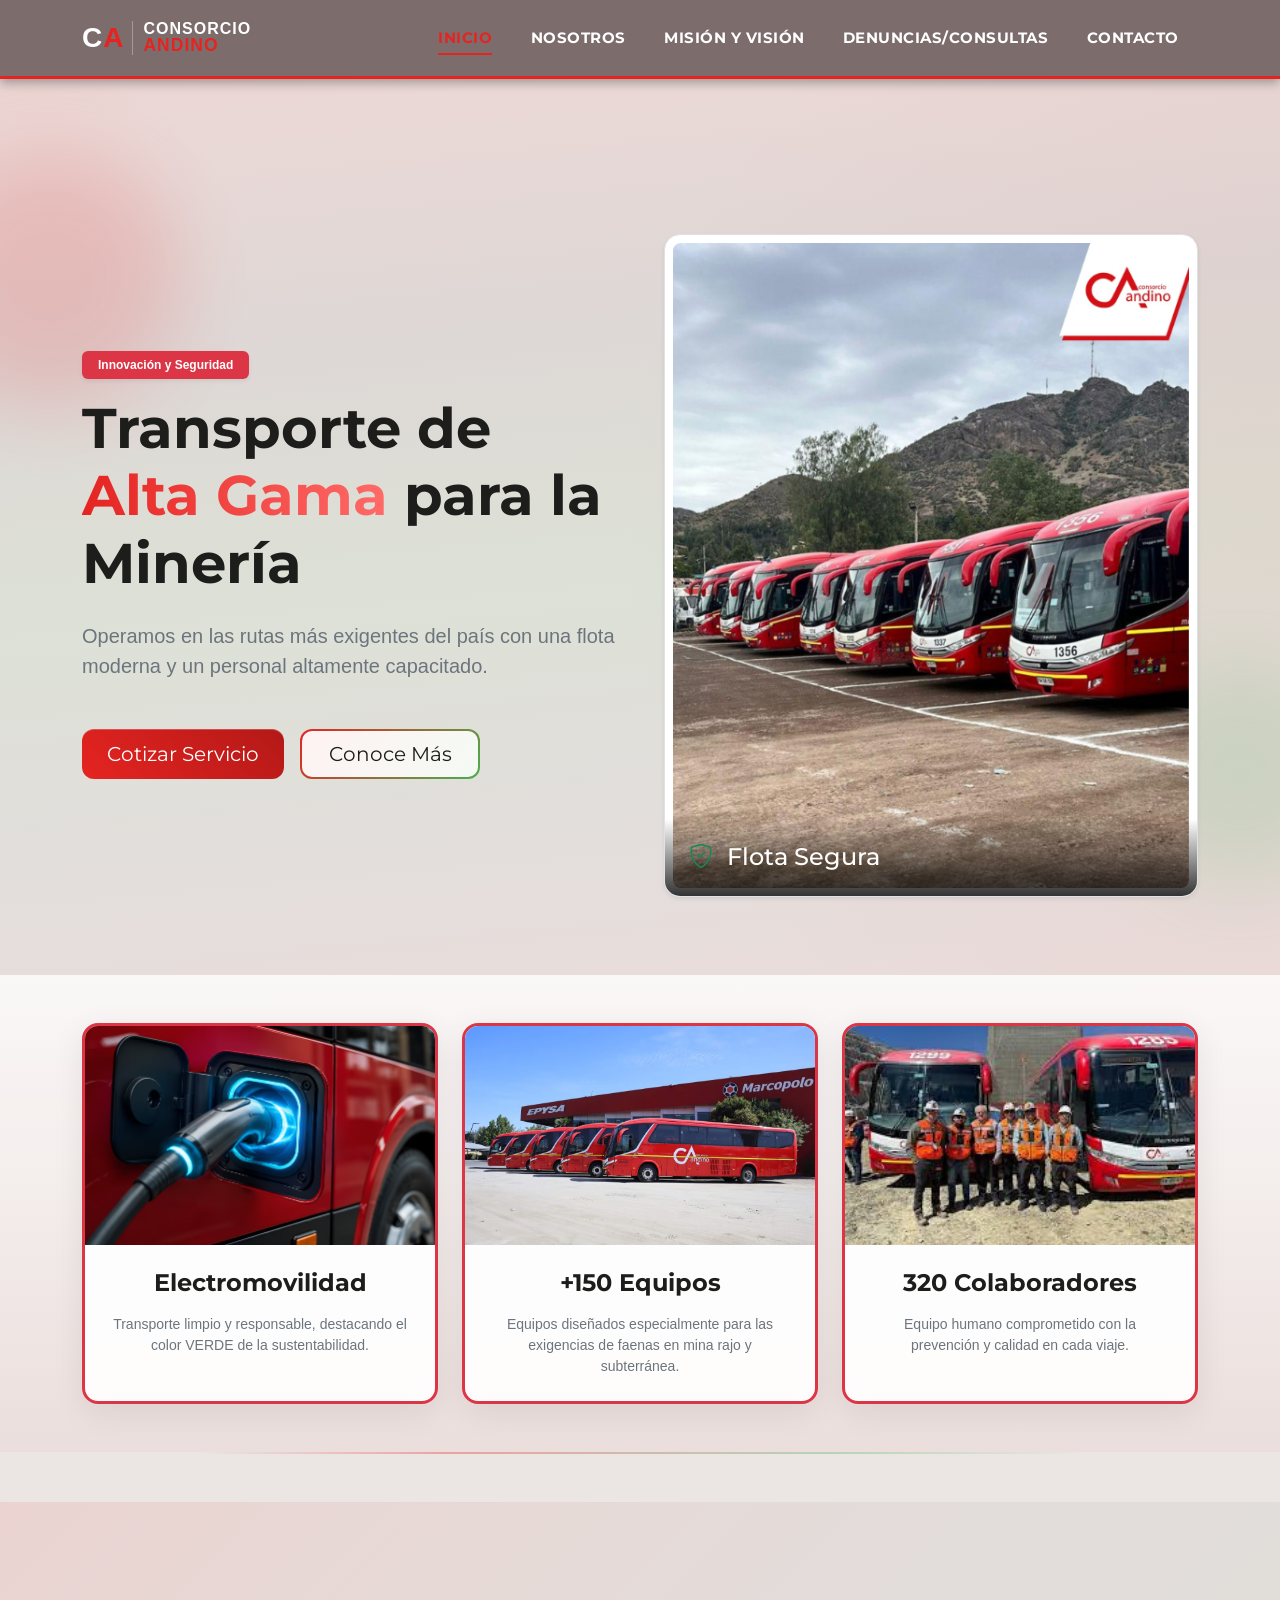
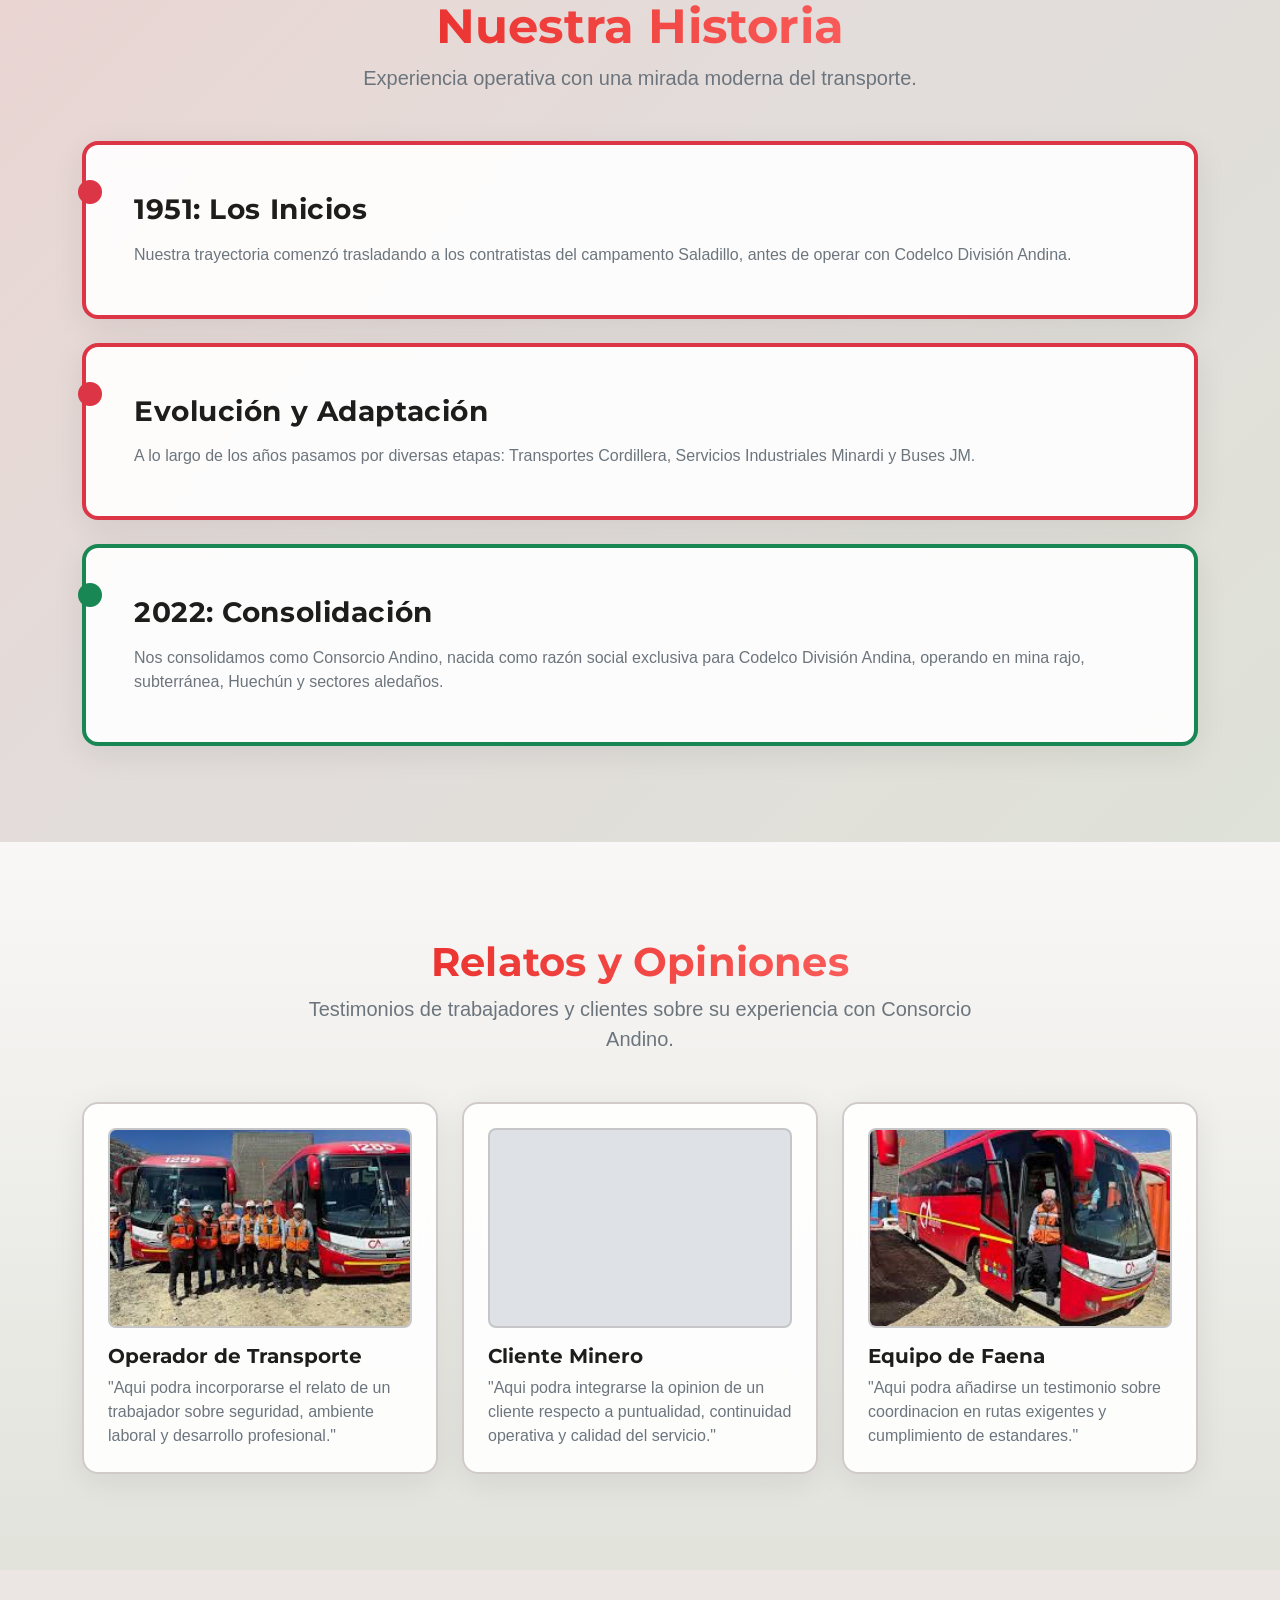
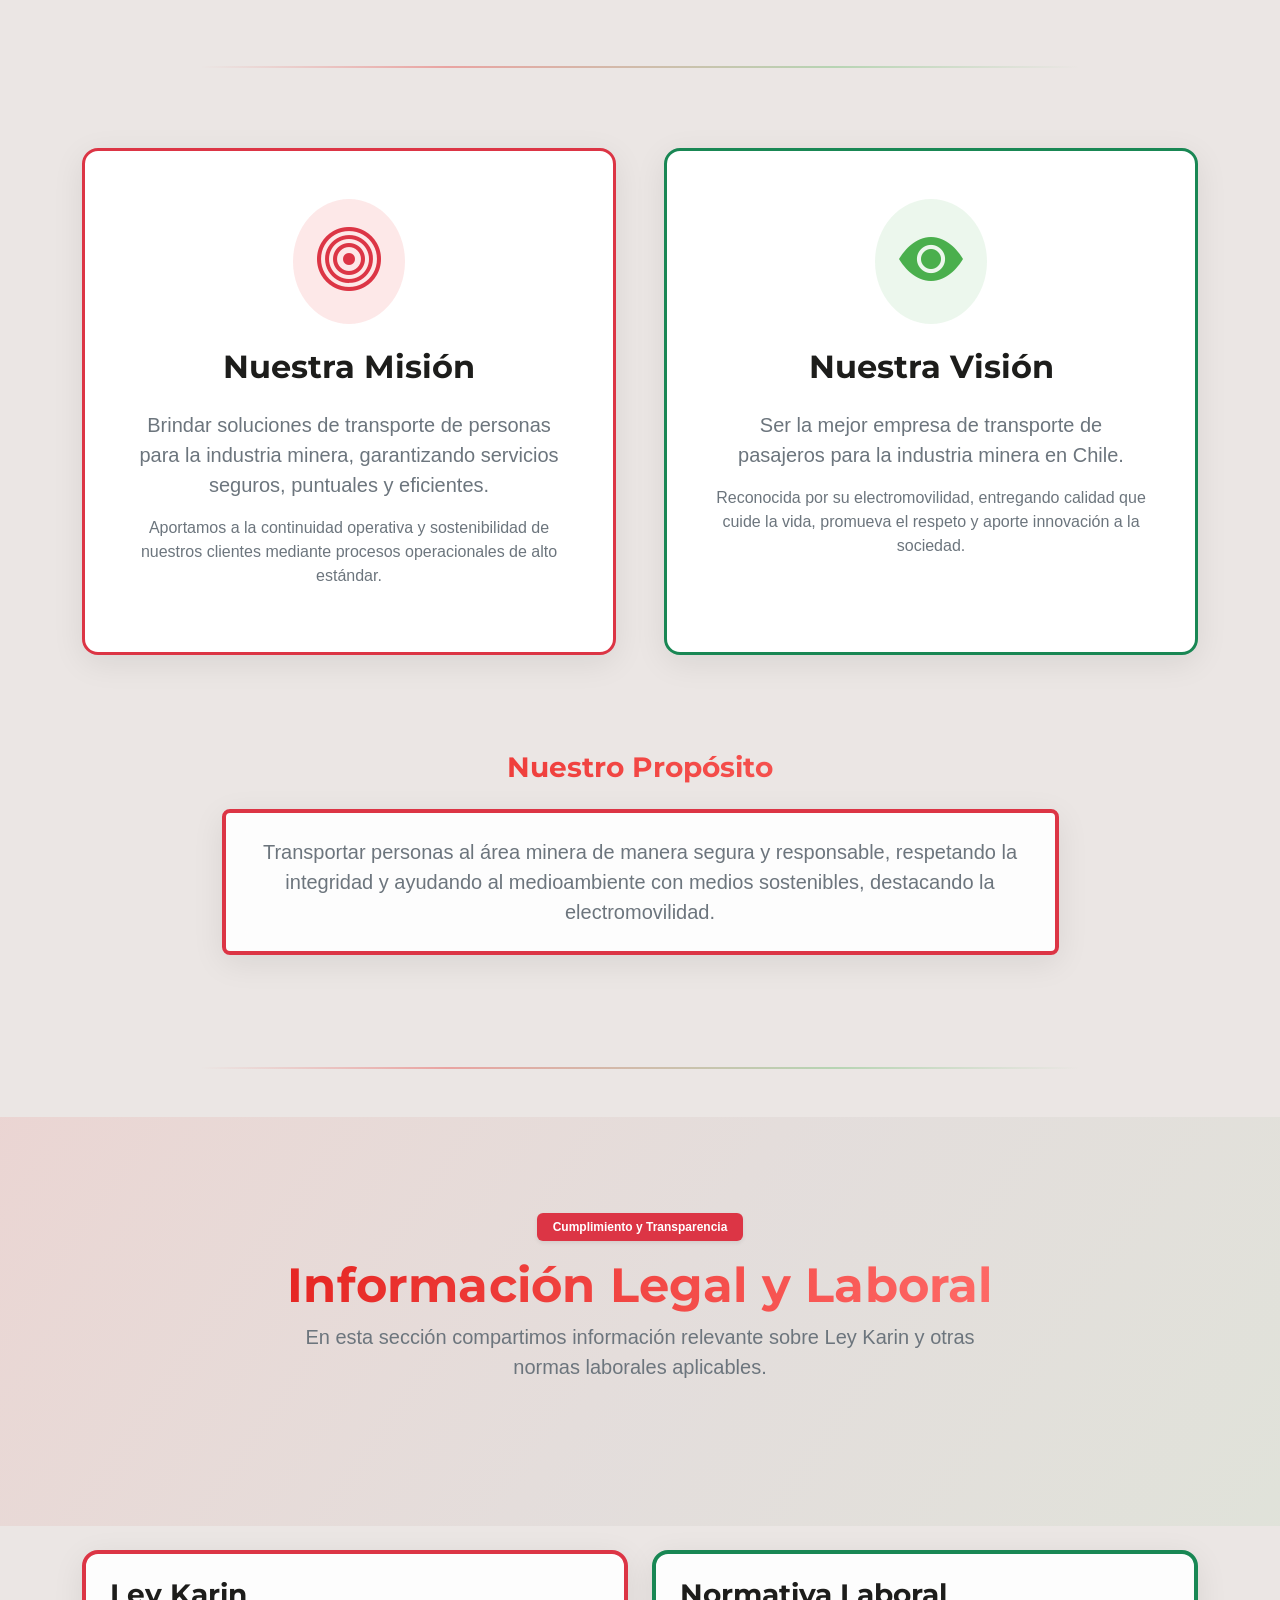
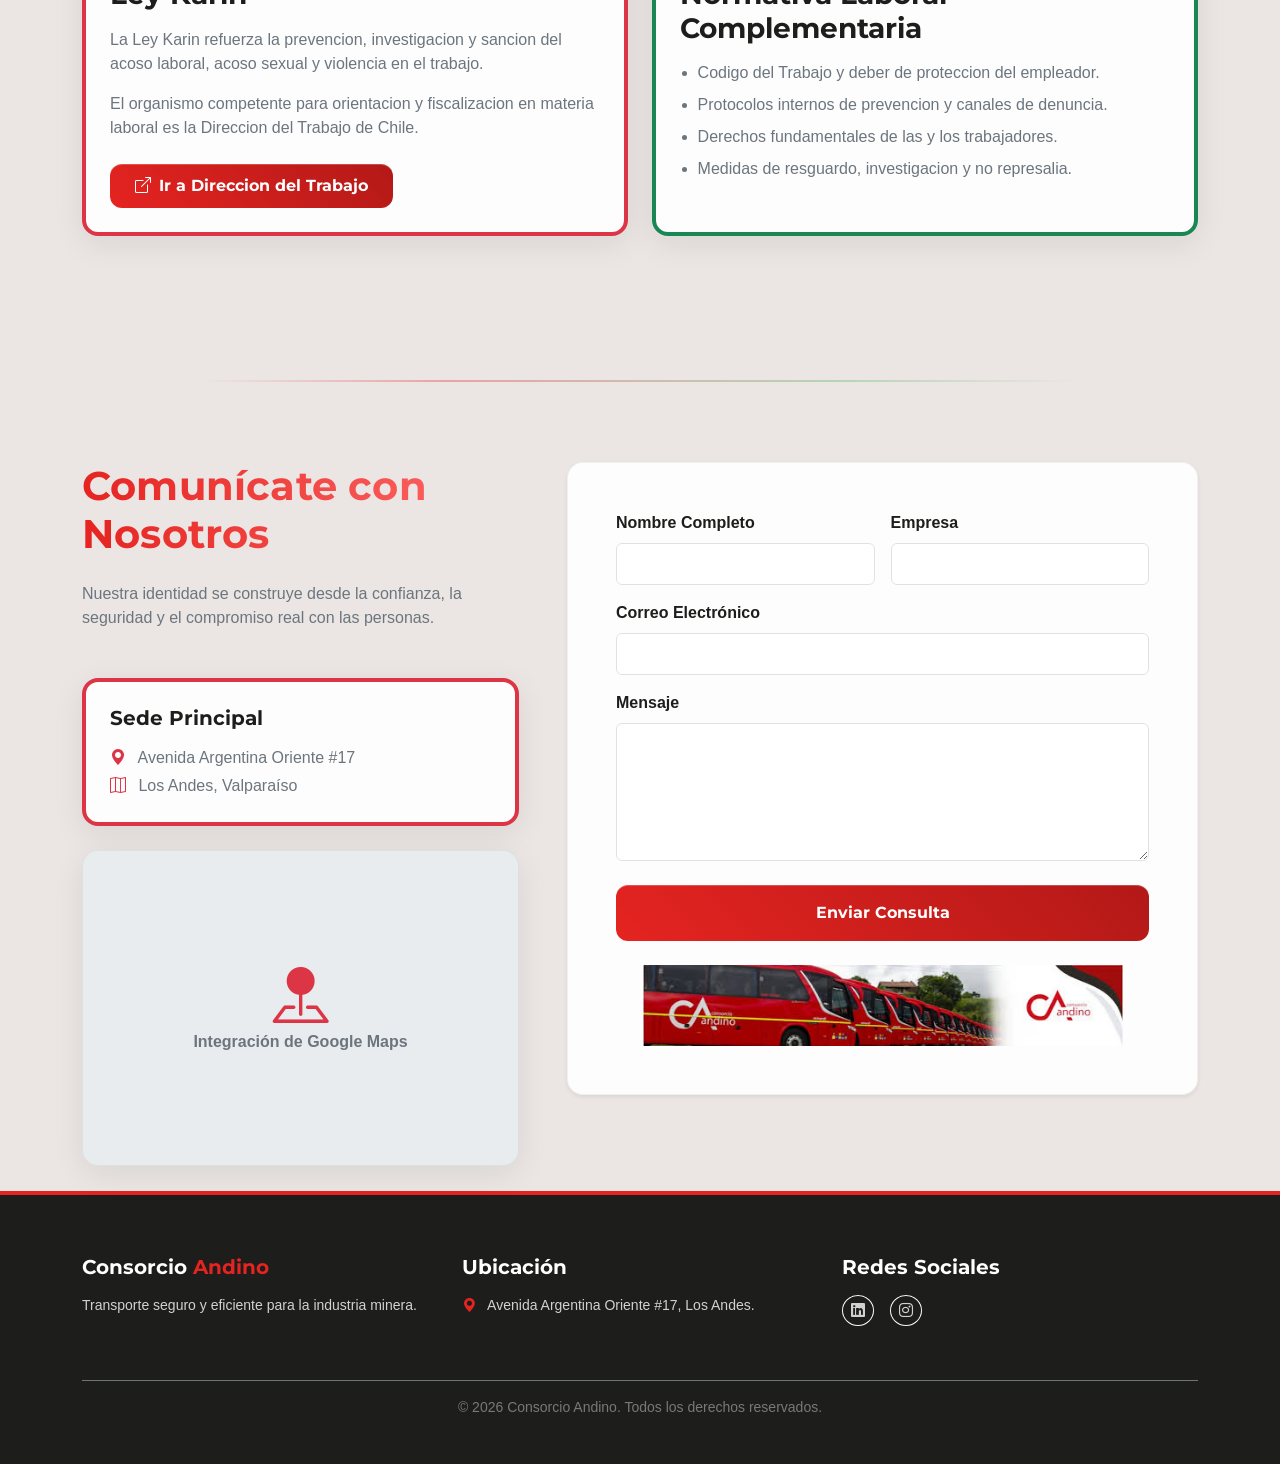
<file: index.html>
<!DOCTYPE html>
<html lang="es">
<head>
    <meta charset="UTF-8">
    <meta name="viewport" content="width=device-width, initial-scale=1.0">
    <meta name="description" content="Consorcio Andino ofrece transporte minero seguro, puntual y eficiente, con flota moderna y enfoque en electromovilidad para operaciones de alta exigencia en Chile.">
    <meta property="og:type" content="website">
    <meta property="og:locale" content="es_CL">
    <meta property="og:site_name" content="Consorcio Andino">
    <meta property="og:title" content="Consorcio Andino | Transporte Minero">
    <meta property="og:description" content="Transporte minero seguro, puntual y eficiente, con flota moderna y enfoque en electromovilidad en Chile.">
    <meta property="og:url" content="https://consorcioandino.cl/">
    <meta property="og:image" content="https://consorcioandino.cl/assets/img/bus-hero.PNG">
    <title>Consorcio Andino | Transporte Minero</title>
    <link href="https://fonts.googleapis.com/css2?family=Montserrat:wght@400;700&display=swap" rel="stylesheet">
    <link href="https://cdn.jsdelivr.net/npm/bootstrap@5.3.2/dist/css/bootstrap.min.css" rel="stylesheet">
    <link rel="stylesheet" href="https://cdn.jsdelivr.net/npm/bootstrap-icons@1.11.1/font/bootstrap-icons.css">
    <link href="https://unpkg.com/aos@2.3.1/dist/aos.css" rel="stylesheet">
    <link rel="stylesheet" href="assets/css/styles.css">
</head>
<body>
    <div id="header-placeholder"></div>

    <main>
        <section id="inicio">
            <div class="ca-home-hero min-vh-100 d-flex align-items-center position-relative overflow-hidden">
                <div class="ca-home-hero-overlay position-absolute w-100 h-100"></div>

                <div class="container position-relative z-1">
                    <div class="row align-items-center g-5">
                        <div class="col-lg-6">
                            <span class="badge bg-danger mb-3 px-3 py-2 shadow-sm">Innovación y Seguridad</span>
                            <h1 class="ca-home-hero-title display-4 fw-bold mb-4">Transporte de <span class="text-gradient">Alta Gama</span> para la Minería</h1>
                            <p class="ca-home-hero-lead lead text-secondary mb-5">Operamos en las rutas más exigentes del país con una flota moderna y un personal altamente capacitado.</p>
                            <div class="ca-home-hero-actions d-flex gap-3">
                                <a href="#contacto" class="btn btn-ca-primary btn-lg">Cotizar Servicio</a>
                                <a href="#mision" class="btn btn-outline-dark btn-lg">Conoce Más</a>
                            </div>
                        </div>
                        <div class="col-lg-6" data-aos="fade-left" data-aos-delay="160" data-aos-duration="950">
                            <div class="bus-card position-relative rounded-4 p-2 shadow-sm border">
                                <img src="assets/img/bus-hero.PNG" class="img-fluid rounded-3" alt="Bus Consorcio Andino">
                                <div class="ca-home-hero-image-caption position-absolute bottom-0 start-0 w-100 p-4">
                                    <h4 class="text-white mb-0"><i class="bi bi-shield-check text-success me-2"></i> Flota Segura</h4>
                                </div>
                            </div>
                        </div>
                    </div>
                </div>
            </div>

            <section class="ca-home-features py-5">
                <div class="container">
                    <div class="row g-4 text-center">
                        <div class="col-md-4" data-aos="fade-up" data-aos-delay="0">
                            <div class="glass-panel rounded-4 h-100 border-top border-danger border-3 overflow-hidden d-flex flex-column text-center">
                                <div class="ca-home-feature-thumb">
                                    <img src="assets/img/electromovilidadca.avif" width="480" height="300" alt="Electromovilidad y buses de cero emisiones" loading="lazy" decoding="async">
                                </div>
                                <div class="p-4 flex-grow-1 d-flex flex-column">
                                    <h4 class="ca-home-feature-title fw-bold">Electromovilidad</h4>
                                    <p class="text-secondary small mb-0 mt-2">Transporte limpio y responsable, destacando el color VERDE de la sustentabilidad.</p>
                                </div>
                            </div>
                        </div>
                        <div class="col-md-4" data-aos="fade-up" data-aos-delay="90">
                            <div class="glass-panel rounded-4 h-100 border-top border-danger border-3 overflow-hidden d-flex flex-column text-center">
                                <div class="ca-home-feature-thumb">
                                    <img src="assets/img/imgca4.avif" width="480" height="300" alt="Flota y equipos para faenas mineras" loading="lazy" decoding="async">
                                </div>
                                <div class="p-4 flex-grow-1 d-flex flex-column">
                                    <h4 class="ca-home-feature-title fw-bold">+150 Equipos</h4>
                                    <p class="text-secondary small mb-0 mt-2">Equipos diseñados especialmente para las exigencias de faenas en mina rajo y subterránea.</p>
                                </div>
                            </div>
                        </div>
                        <div class="col-md-4" data-aos="fade-up" data-aos-delay="180">
                            <div class="glass-panel rounded-4 h-100 border-top border-danger border-3 overflow-hidden d-flex flex-column text-center">
                                <div class="ca-home-feature-thumb">
                                    <img src="assets/img/imgca3.avif" width="480" height="300" alt="Colaboradores de Consorcio Andino" loading="lazy" decoding="async">
                                </div>
                                <div class="p-4 flex-grow-1 d-flex flex-column">
                                    <h4 class="ca-home-feature-title fw-bold">320 Colaboradores</h4>
                                    <p class="text-secondary small mb-0 mt-2">Equipo humano comprometido con la prevención y calidad en cada viaje.</p>
                                </div>
                            </div>
                        </div>
                    </div>
                </div>
            </section>
        </section>

        <section id="nosotros">
            <div class="py-5 mt-5 bg-tech-gradient">
                <div class="container py-5">
                    <div class="ca-section-head text-center mb-5" data-aos="fade-down" data-aos-duration="1000">
                        <h2 class="ca-section-title display-5 fw-bold text-gradient">Nuestra Historia</h2>
                        <p class="ca-section-subtitle lead text-secondary">Experiencia operativa con una mirada moderna del transporte.</p>
                    </div>

                    <div class="row position-relative">
                        <div class="col-12">
                            <div class="glass-panel p-5 rounded-4 border-start border-4 border-danger position-relative" data-aos="fade-right">
                                <div class="position-absolute top-0 start-0 translate-middle ms-1 mt-5">
                                    <i class="bi bi-circle-fill text-danger fs-4"></i>
                                </div>
                                <h3 class="ca-timeline-title fw-bold mb-3">1951: Los Inicios</h3>
                                <p class="text-secondary mb-0">Nuestra trayectoria comenzó trasladando a los contratistas del campamento Saladillo, antes de operar con Codelco División Andina.</p>
                            </div>

                            <div class="glass-panel p-5 rounded-4 border-start border-4 border-danger position-relative mt-4" data-aos="fade-left" data-aos-delay="110">
                                <div class="position-absolute top-0 start-0 translate-middle ms-1 mt-5">
                                    <i class="bi bi-circle-fill text-danger fs-4"></i>
                                </div>
                                <h3 class="ca-timeline-title fw-bold mb-3">Evolución y Adaptación</h3>
                                <p class="text-secondary mb-0">A lo largo de los años pasamos por diversas etapas: Transportes Cordillera, Servicios Industriales Minardi y Buses JM.</p>
                            </div>

                            <div class="glass-panel p-5 rounded-4 border-start border-4 border-success position-relative mt-4" data-aos="fade-right" data-aos-delay="200">
                                <div class="position-absolute top-0 start-0 translate-middle ms-1 mt-5">
                                    <i class="bi bi-circle-fill text-success fs-4"></i>
                                </div>
                                <h3 class="ca-timeline-title fw-bold mb-3">2022: Consolidación</h3>
                                <p class="text-secondary mb-0">Nos consolidamos como Consorcio Andino, nacida como razón social exclusiva para Codelco División Andina, operando en mina rajo, subterránea, Huechún y sectores aledaños.</p>
                            </div>
                        </div>
                    </div>
                </div>
            </div>

            <div class="ca-testimonials-section py-5">
            <div class="container py-5">
                <div class="ca-section-head text-center mb-5" data-aos="fade-up" data-aos-duration="1000">
                    <h2 class="ca-section-title display-6 fw-bold text-gradient">Relatos y Opiniones</h2>
                    <p class="ca-section-subtitle lead text-secondary mb-0">Testimonios de trabajadores y clientes sobre su experiencia con Consorcio Andino.</p>
                </div>

                <div class="row g-4">
                    <div class="col-lg-4" data-aos="fade-right" data-aos-delay="0">
                        <article class="ca-testimonial-card glass-panel p-4 rounded-4 h-100">
                            <div class="ca-testimonial-photo rounded-3 overflow-hidden mb-3">
                                <picture>
                                    <source srcset="assets/img/imgca3.avif" type="image/avif">
                                    <img src="assets/img/bus-hero.PNG" width="450" height="280" alt="Operador de transporte" loading="lazy" decoding="async">
                                </picture>
                            </div>
                            <h3 class="h5 fw-bold mb-2">Operador de Transporte</h3>
                            <p class="text-secondary mb-0">"Aqui podra incorporarse el relato de un trabajador sobre seguridad, ambiente laboral y desarrollo profesional."</p>
                        </article>
                    </div>

                    <div class="col-lg-4" data-aos="fade-up" data-aos-delay="100">
                        <article class="ca-testimonial-card glass-panel p-4 rounded-4 h-100">
                            <div class="ca-testimonial-photo rounded-3 overflow-hidden mb-3">
                                <picture>
                                    <source srcset="assets/img/imgca5.avif" type="image/avif">
                                    <img src="assets/img/bus-hero.PNG" width="450" height="280" alt="Cliente del sector minero e industrial" loading="lazy" decoding="async">
                                </picture>
                            </div>
                            <h3 class="h5 fw-bold mb-2">Cliente Minero</h3>
                            <p class="text-secondary mb-0">"Aqui podra integrarse la opinion de un cliente respecto a puntualidad, continuidad operativa y calidad del servicio."</p>
                        </article>
                    </div>

                    <div class="col-lg-4" data-aos="fade-left" data-aos-delay="200">
                        <article class="ca-testimonial-card glass-panel p-4 rounded-4 h-100">
                            <div class="ca-testimonial-photo rounded-3 overflow-hidden mb-3">
                                <picture>
                                    <source srcset="assets/img/imgca2.avif" type="image/avif">
                                    <img src="assets/img/bus-hero.PNG" width="450" height="280" alt="Equipo de faena" loading="lazy" decoding="async">
                                </picture>
                            </div>
                            <h3 class="h5 fw-bold mb-2">Equipo de Faena</h3>
                            <p class="text-secondary mb-0">"Aqui podra añadirse un testimonio sobre coordinacion en rutas exigentes y cumplimiento de estandares."</p>
                        </article>
                    </div>
                </div>
            </div>
            </div>
        </section>

        <section id="mision" class="py-5 mt-5">
            <div class="container py-5">
                <div class="row g-5 align-items-stretch">
                    <div class="col-lg-6" data-aos="fade-up">
                        <div class="glass-panel p-5 rounded-4 h-100 text-center bus-card border-bottom border-danger border-3">
                            <div class="ca-mission-icon-wrap-red d-inline-block p-4 rounded-circle mb-4">
                                <i class="bi bi-bullseye display-3 text-danger"></i>
                            </div>
                            <h2 class="ca-mission-title fw-bold mb-4">Nuestra Misión</h2>
                            <p class="text-secondary fs-5">Brindar soluciones de transporte de personas para la industria minera, garantizando servicios seguros, puntuales y eficientes.</p>
                            <p class="text-secondary mt-3">Aportamos a la continuidad operativa y sostenibilidad de nuestros clientes mediante procesos operacionales de alto estándar.</p>
                        </div>
                    </div>

                    <div class="col-lg-6" data-aos="fade-up" data-aos-delay="140">
                        <div class="glass-panel p-5 rounded-4 h-100 text-center bus-card border-bottom border-success border-3">
                            <div class="ca-mission-icon-wrap-green d-inline-block p-4 rounded-circle mb-4">
                                <i class="ca-mission-icon-green bi bi-eye-fill display-3"></i>
                            </div>
                            <h2 class="ca-mission-title fw-bold mb-4">Nuestra Visión</h2>
                            <p class="text-secondary fs-5">Ser la mejor empresa de transporte de pasajeros para la industria minera en Chile.</p>
                            <p class="text-secondary mt-3">Reconocida por su electromovilidad, entregando calidad que cuide la vida, promueva el respeto y aporte innovación a la sociedad.</p>
                        </div>
                    </div>
                </div>

                <div class="row mt-5 pt-5">
                    <div class="col-12 text-center" data-aos="zoom-in">
                        <h3 class="fw-bold mb-4 text-gradient">Nuestro Propósito</h3>
                        <p class="lead text-secondary w-75 mx-auto glass-panel p-4 rounded-3 border-start border-danger border-4">
                            Transportar personas al área minera de manera segura y responsable, respetando la integridad y ayudando al medioambiente con medios sostenibles, destacando la electromovilidad.
                        </p>
                    </div>
                </div>
            </div>
        </section>

        <section id="transparencia">
            <div class="ca-transparency-hero py-5 mt-5">
                <div class="container py-5">
                    <div class="ca-section-head text-center mb-5" data-aos="fade-down" data-aos-duration="1000">
                        <span class="badge bg-danger mb-3 px-3 py-2 shadow-sm">Cumplimiento y Transparencia</span>
                        <h2 class="ca-section-title display-5 fw-bold text-gradient">Información Legal y Laboral</h2>
                        <p class="ca-section-subtitle lead text-secondary mb-0">
                            En esta sección compartimos información relevante sobre Ley Karin y otras normas laborales aplicables.
                        </p>
                    </div>
                </div>
            </div>

            <section class="py-4 pb-5">
                <div class="container">
                    <div class="row g-4 justify-content-center">
                        <div class="col-lg-6" data-aos="fade-right">
                            <article class="ca-legal-card glass-panel p-4 rounded-4 h-100 border-start border-danger border-4">
                                <h3 class="fw-bold mb-3">Ley Karin</h3>
                                <p class="text-secondary mb-3">
                                    La Ley Karin refuerza la prevencion, investigacion y sancion del acoso laboral, acoso sexual y violencia en el trabajo.
                                </p>
                                <p class="text-secondary mb-4">
                                    El organismo competente para orientacion y fiscalizacion en materia laboral es la Direccion del Trabajo de Chile.
                                </p>
                                <a href="https://www.dt.gob.cl/"
                                    target="_blank"
                                    rel="noopener noreferrer"
                                    class="btn btn-ca-primary fw-bold">
                                    <i class="bi bi-box-arrow-up-right me-2"></i>Ir a Direccion del Trabajo
                                </a>
                            </article>
                        </div>

                        <div class="col-lg-6" data-aos="fade-left" data-aos-delay="110">
                            <article class="ca-legal-card glass-panel p-4 rounded-4 h-100 border-start border-success border-4">
                                <h3 class="fw-bold mb-3">Normativa Laboral Complementaria</h3>
                                <ul class="text-secondary mb-0 ca-legal-list">
                                    <li>Codigo del Trabajo y deber de proteccion del empleador.</li>
                                    <li>Protocolos internos de prevencion y canales de denuncia.</li>
                                    <li>Derechos fundamentales de las y los trabajadores.</li>
                                    <li>Medidas de resguardo, investigacion y no represalia.</li>
                                </ul>
                            </article>
                        </div>
                    </div>
                </div>
            </section>
        </section>

        <section id="contacto" class="py-5 mt-5">
            <div class="container py-5">
                <div class="row g-5">
                    <div class="col-lg-5" data-aos="fade-right">
                        <h2 class="ca-section-title display-6 fw-bold text-gradient mb-4">Comunícate con Nosotros</h2>
                        <p class="ca-section-subtitle text-secondary mb-5">Nuestra identidad se construye desde la confianza, la seguridad y el compromiso real con las personas.</p>

                        <div class="glass-panel p-4 rounded-4 mb-4 border-start border-danger border-4">
                            <h3 class="ca-contact-title fw-bold mb-3 h5">Sede Principal</h3>
                            <p class="text-secondary mb-1"><i class="bi bi-geo-alt-fill text-danger me-2"></i> Avenida Argentina Oriente #17</p>
                            <p class="text-secondary mb-0"><i class="bi bi-map text-danger me-2"></i> Los Andes, Valparaíso</p>
                        </div>

                        <div class="ca-contact-map-card glass-panel rounded-4 overflow-hidden h-50 position-relative d-flex align-items-center justify-content-center">
                            <div class="text-center text-secondary">
                                <i class="bi bi-pin-map-fill display-4 text-danger mb-2"></i>
                                <p class="mb-0 fw-bold">Integración de Google Maps</p>
                            </div>
                        </div>
                    </div>

                    <div class="col-lg-7" data-aos="fade-left" data-aos-delay="110">
                        <div class="glass-panel p-5 rounded-4 h-100 shadow-sm">
                            <form class="needs-validation" novalidate>
                                <div class="row g-3">
                                    <div class="col-md-6">
                                        <label class="ca-contact-title form-label fw-bold">Nombre Completo</label>
                                        <input type="text" class="form-control p-2" required>
                                        <div class="invalid-feedback">Campo requerido.</div>
                                    </div>
                                    <div class="col-md-6">
                                        <label class="ca-contact-title form-label fw-bold">Empresa</label>
                                        <input type="text" class="form-control p-2" required>
                                        <div class="invalid-feedback">Campo requerido.</div>
                                    </div>
                                    <div class="col-12">
                                        <label class="ca-contact-title form-label fw-bold">Correo Electrónico</label>
                                        <input type="email" class="form-control p-2" required>
                                        <div class="invalid-feedback">Formato de correo inválido.</div>
                                    </div>
                                    <div class="col-12">
                                        <label class="ca-contact-title form-label fw-bold">Mensaje</label>
                                        <textarea class="form-control p-2" rows="5" required></textarea>
                                        <div class="invalid-feedback">Escribe un mensaje.</div>
                                    </div>
                                    <div class="col-12 mt-4 text-end">
                                        <button type="submit" class="btn btn-ca-primary w-100 p-3 fw-bold">Enviar Consulta</button>
                                    </div>
                                </div>
                            </form>
                            <div class="ca-contact-form-media text-center mt-4">
                                <picture>
                                    <source srcset="assets/img/imgca.avif" type="image/avif">
                                    <img class="ca-contact-intrinsic-img" src="assets/img/imgca.avif" alt="Consorcio Andino — transporte y operaciones" width="640" height="420" loading="lazy" decoding="async">
                                </picture>
                            </div>
                        </div>
                    </div>
                </div>
            </div>
        </section>
    </main>

    <div id="footer-placeholder"></div>
    <script src="https://cdn.jsdelivr.net/npm/bootstrap@5.3.2/dist/js/bootstrap.bundle.min.js"></script>
    <script src="https://unpkg.com/aos@2.3.1/dist/aos.js"></script>
    <script src="assets/js/main.js"></script>
</body>
</html>
</file>
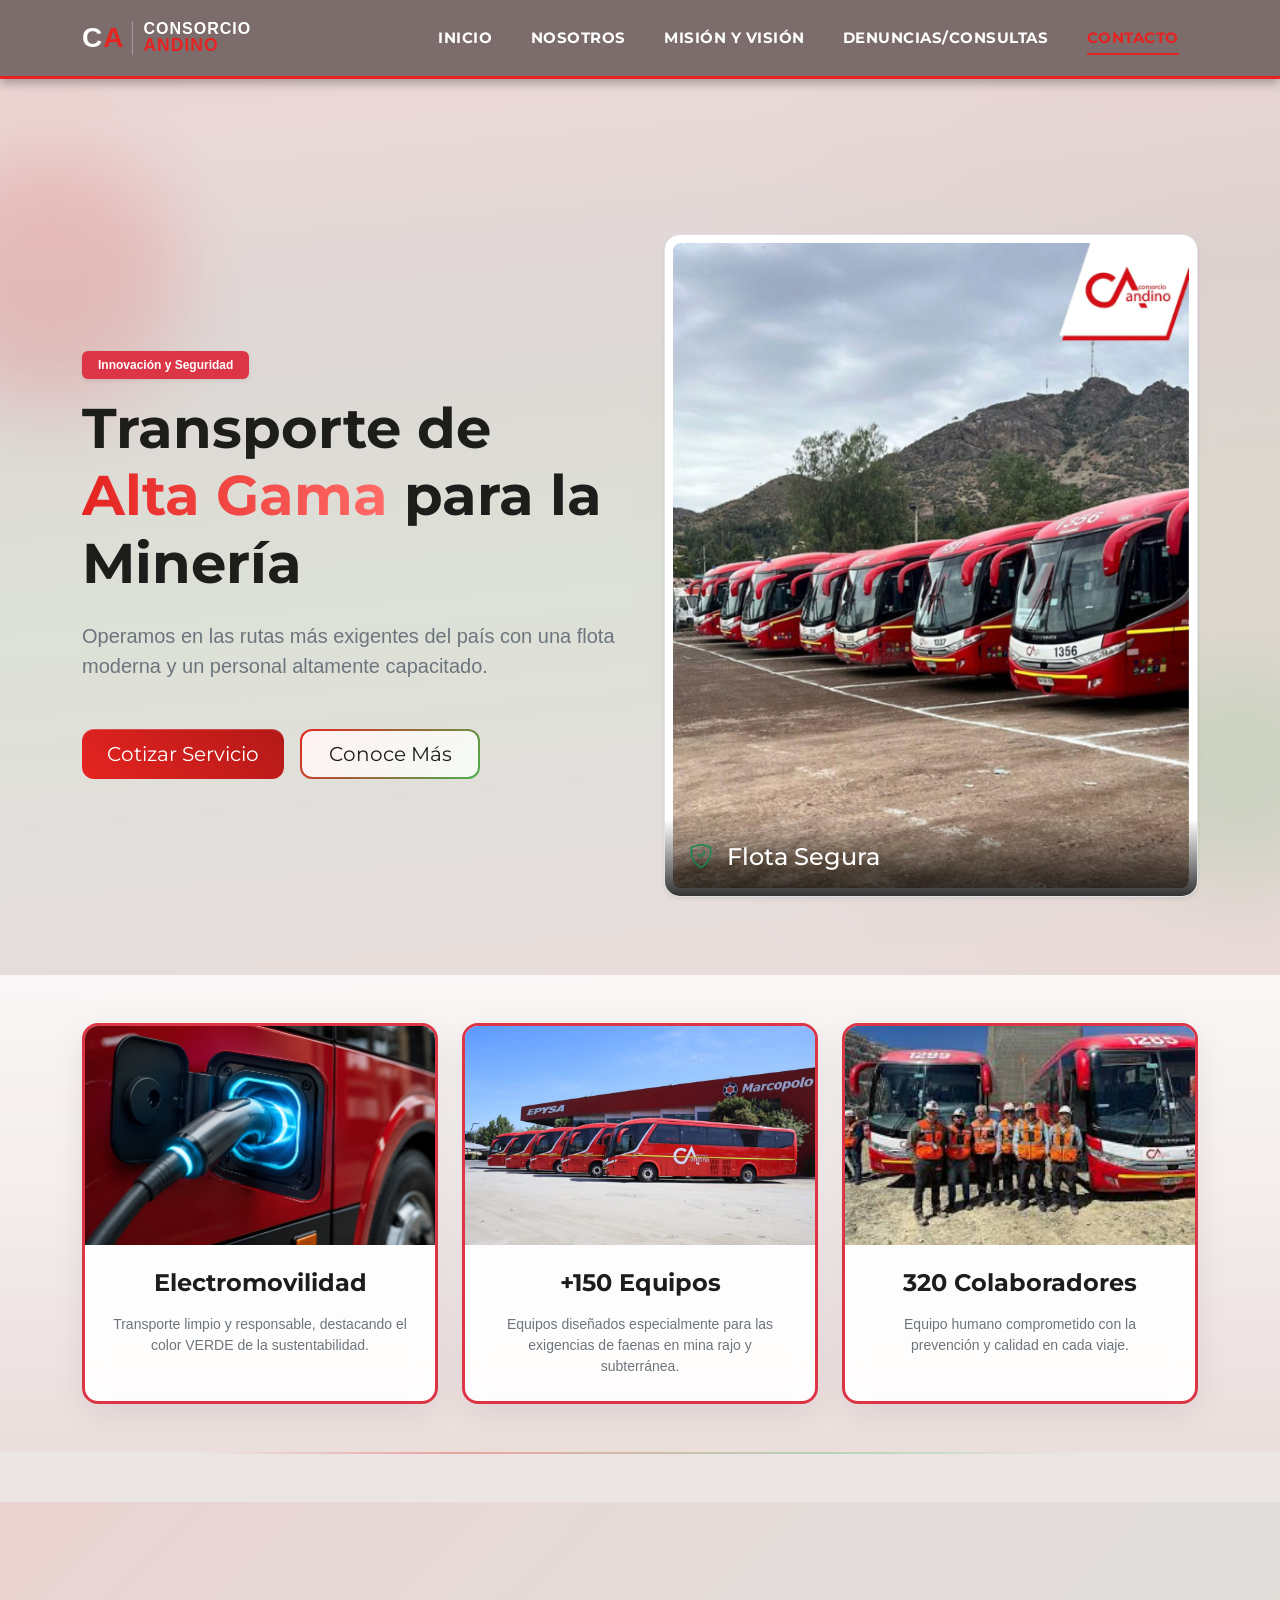
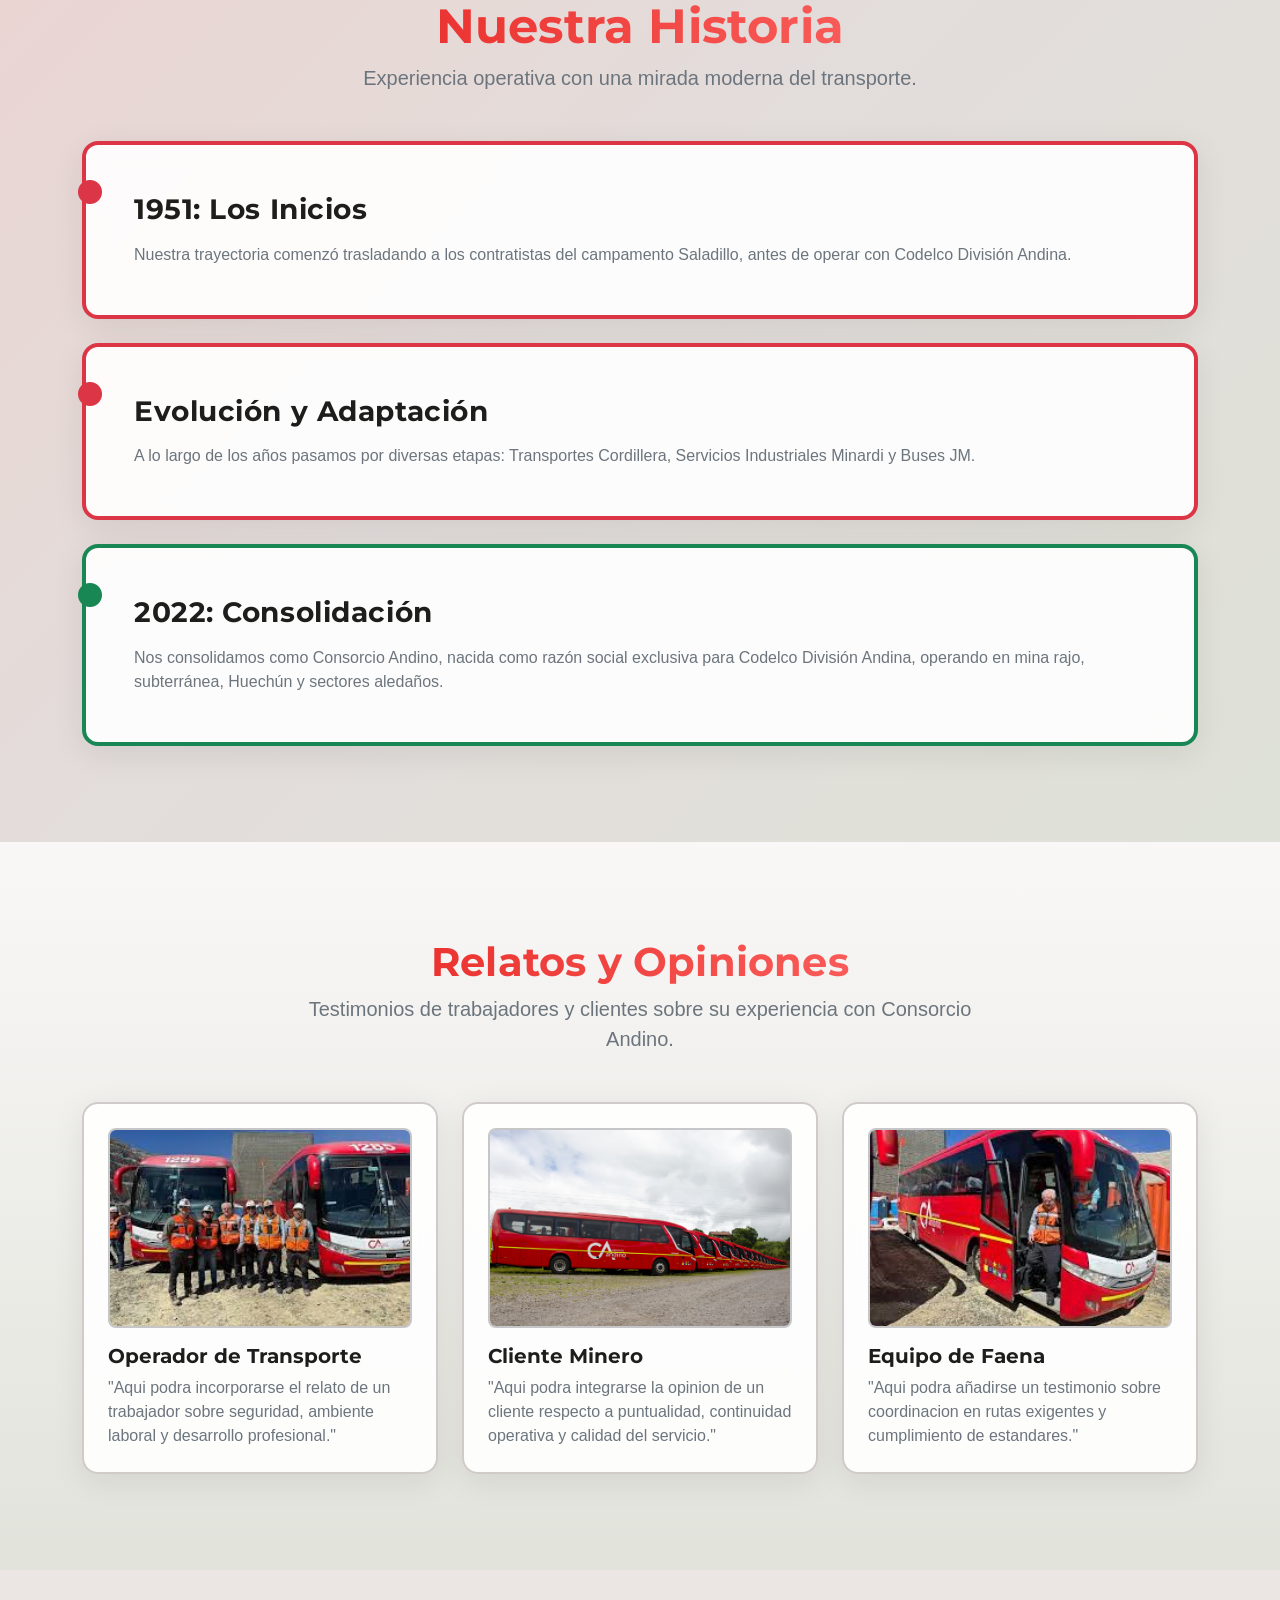
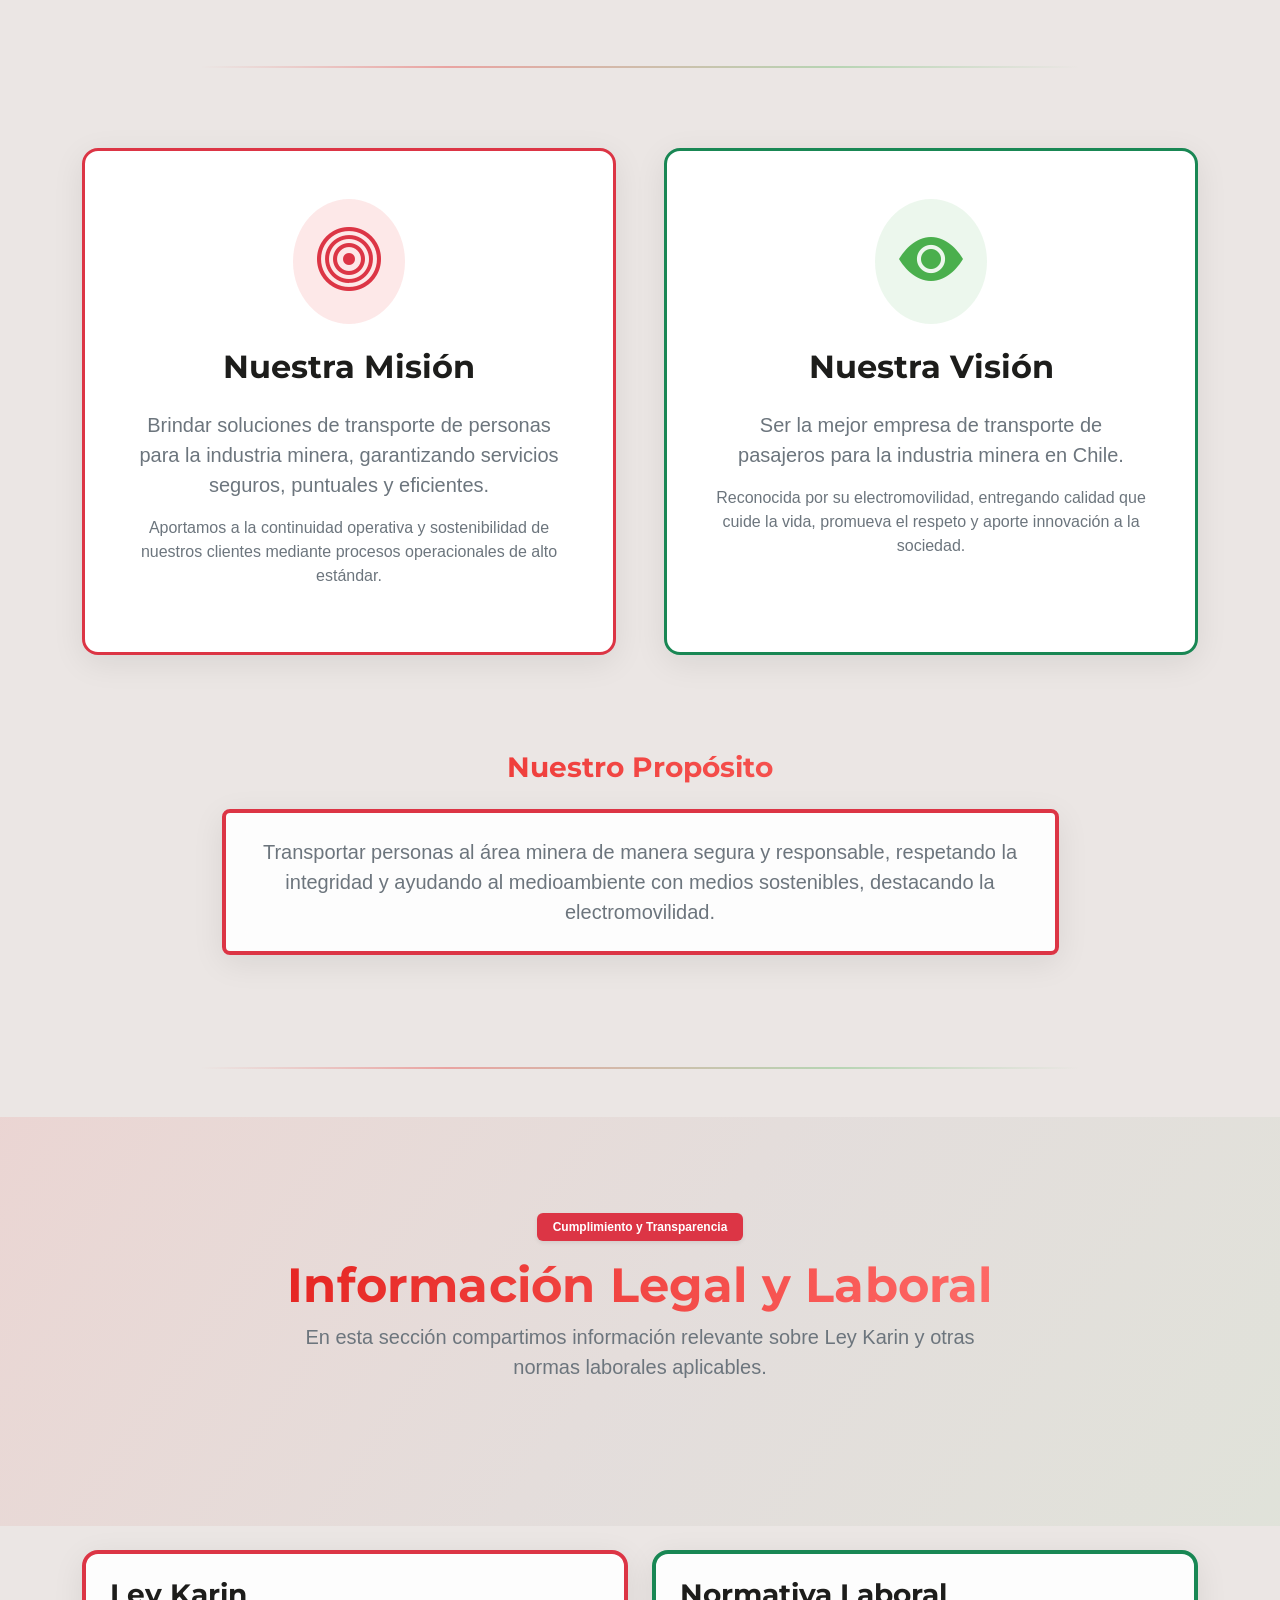
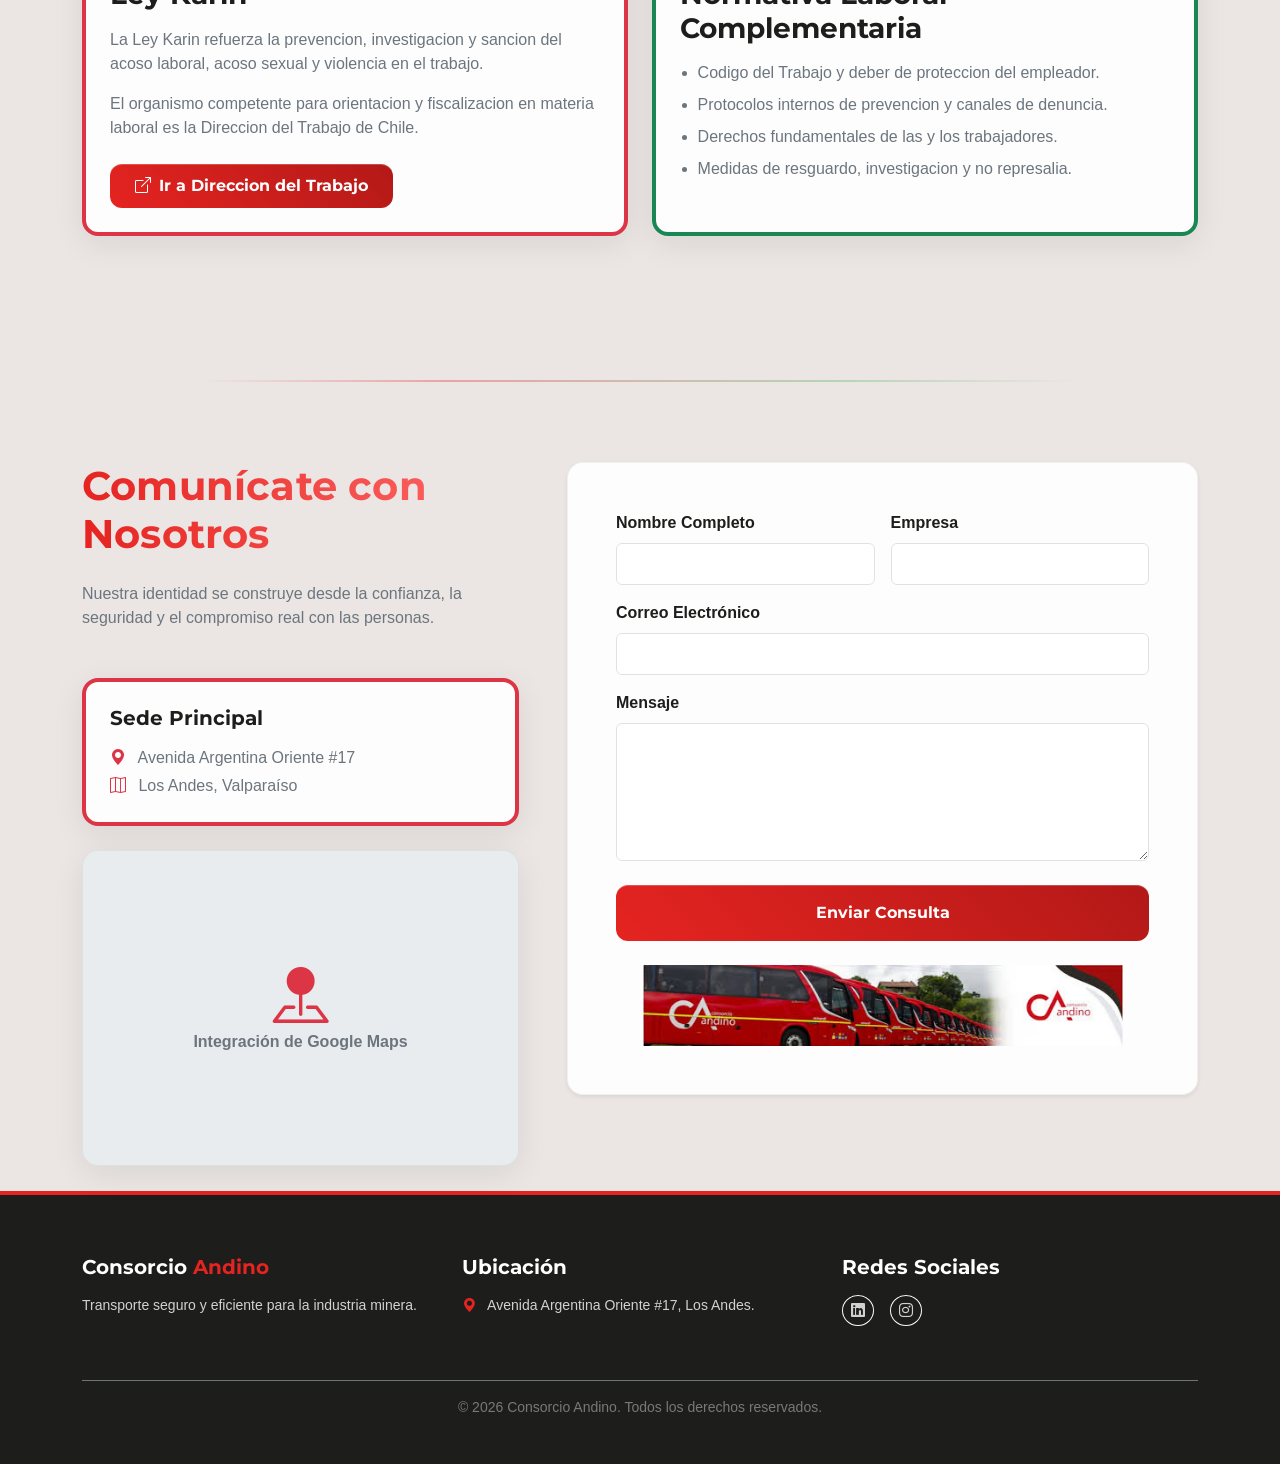
<file: contacto.html>
<!DOCTYPE html>
<html lang="es">
<head>
    <meta charset="UTF-8">
    <meta name="viewport" content="width=device-width, initial-scale=1.0">
    <meta http-equiv="refresh" content="0;url=index.html#contacto">
    <title>Redirigiendo… | Consorcio Andino</title>
    <link rel="canonical" href="https://consorcioandino.cl/index.html#contacto">
</head>
<body>
    <p>Redirigiendo a <a href="index.html#contacto">contacto</a>…</p>
    <script>location.replace('index.html#contacto');</script>
</body>
</html>
</file>
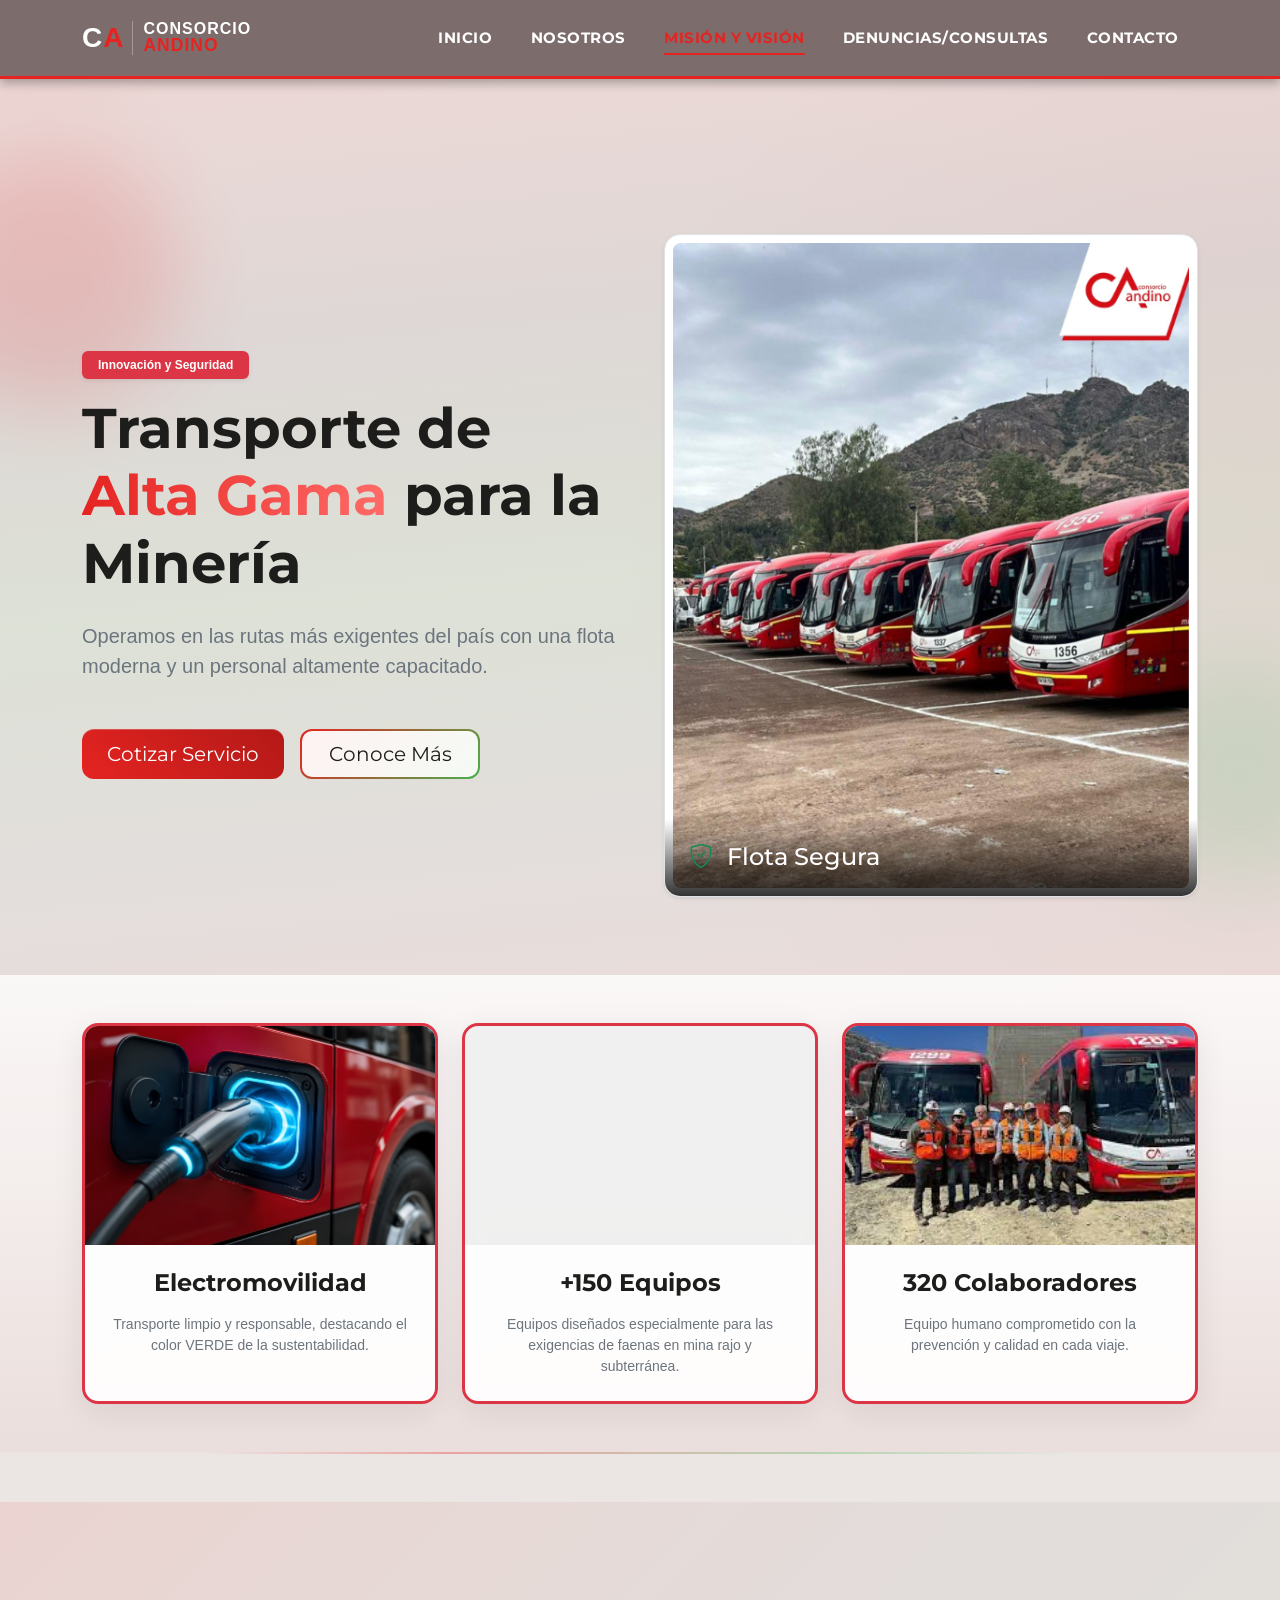
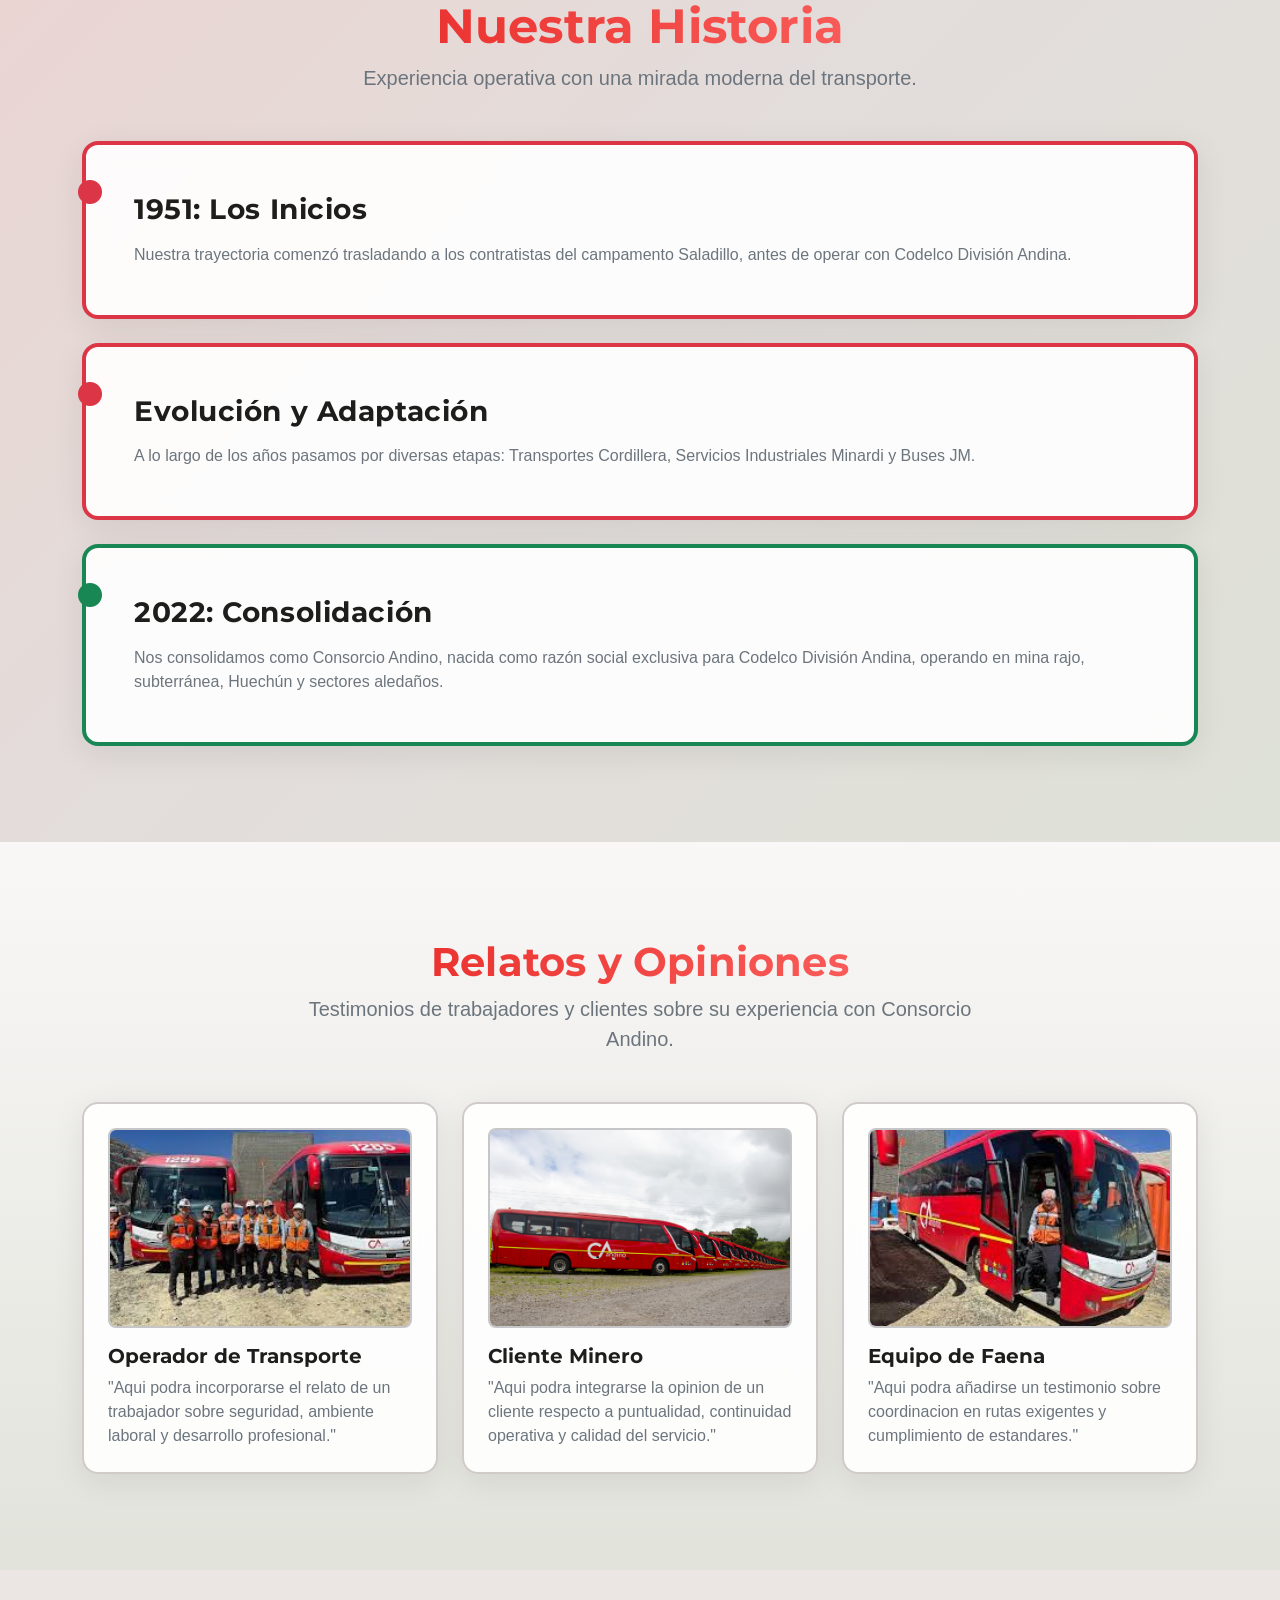
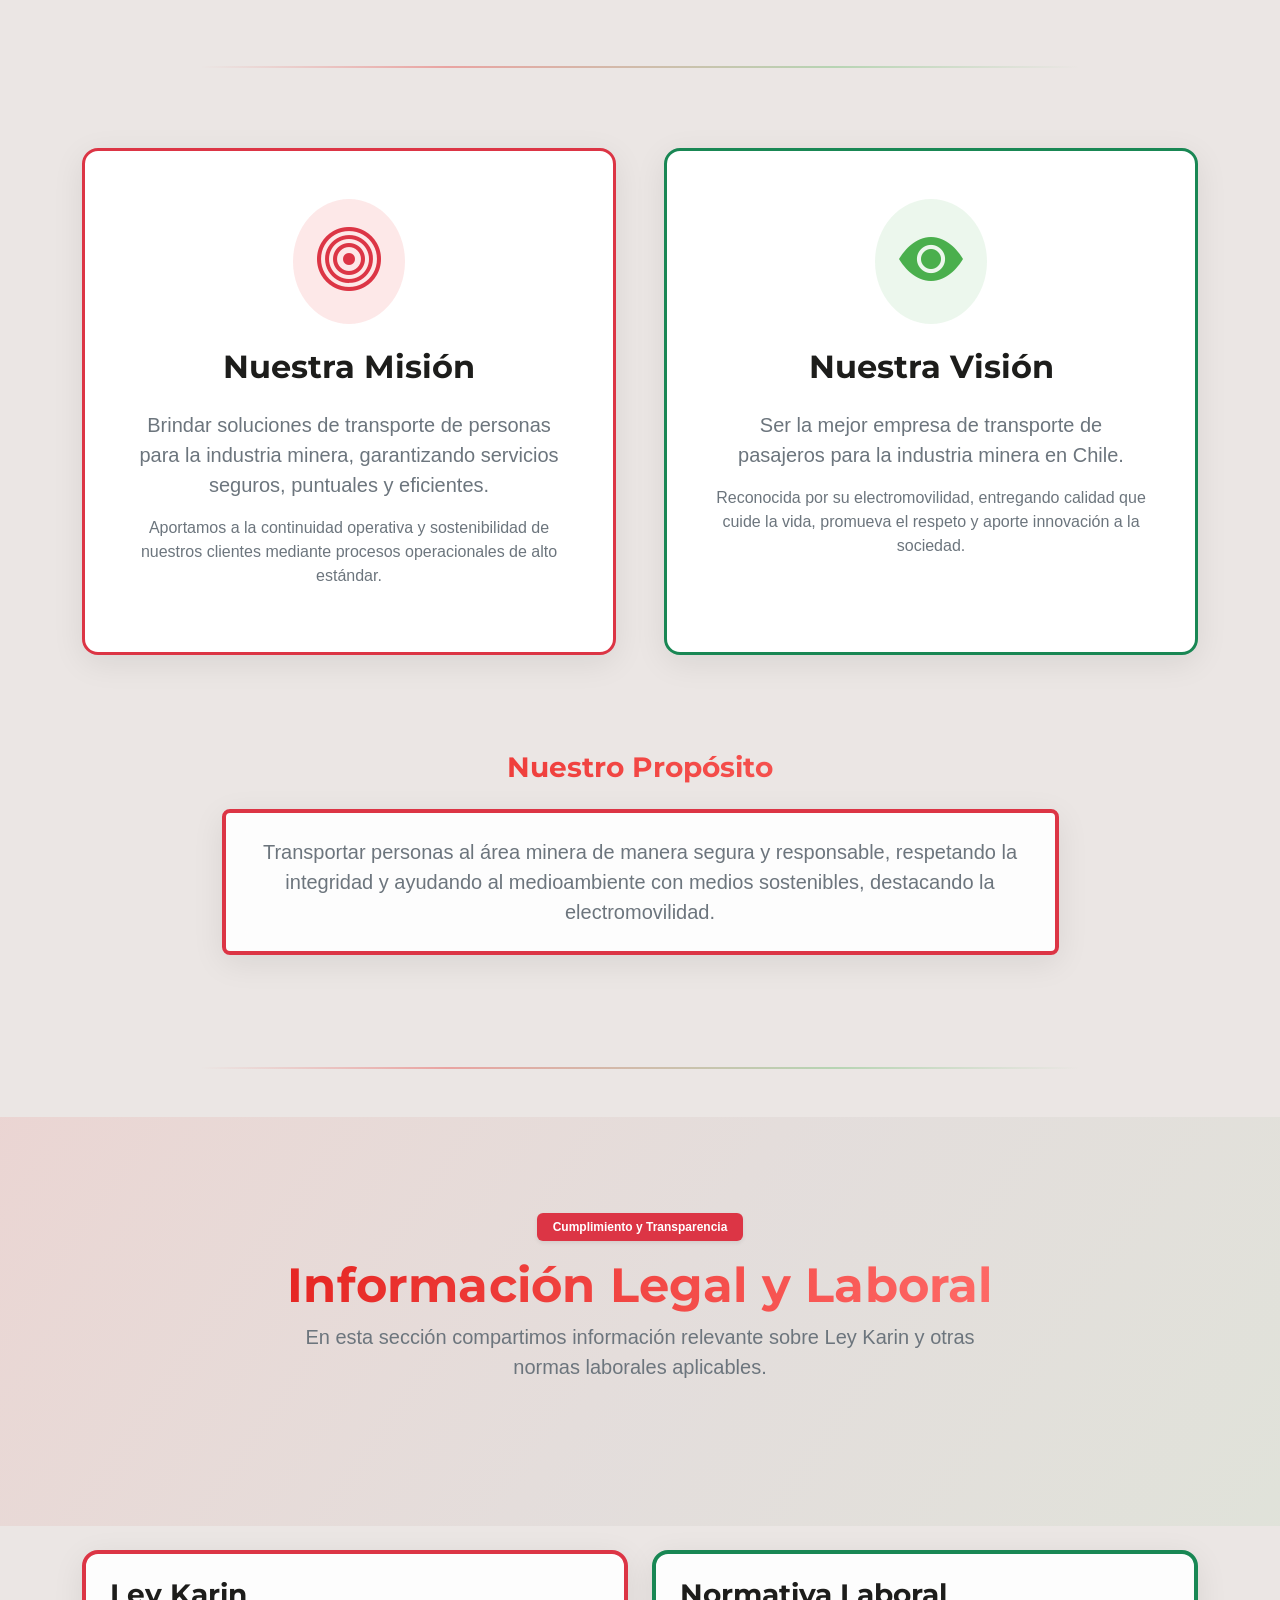
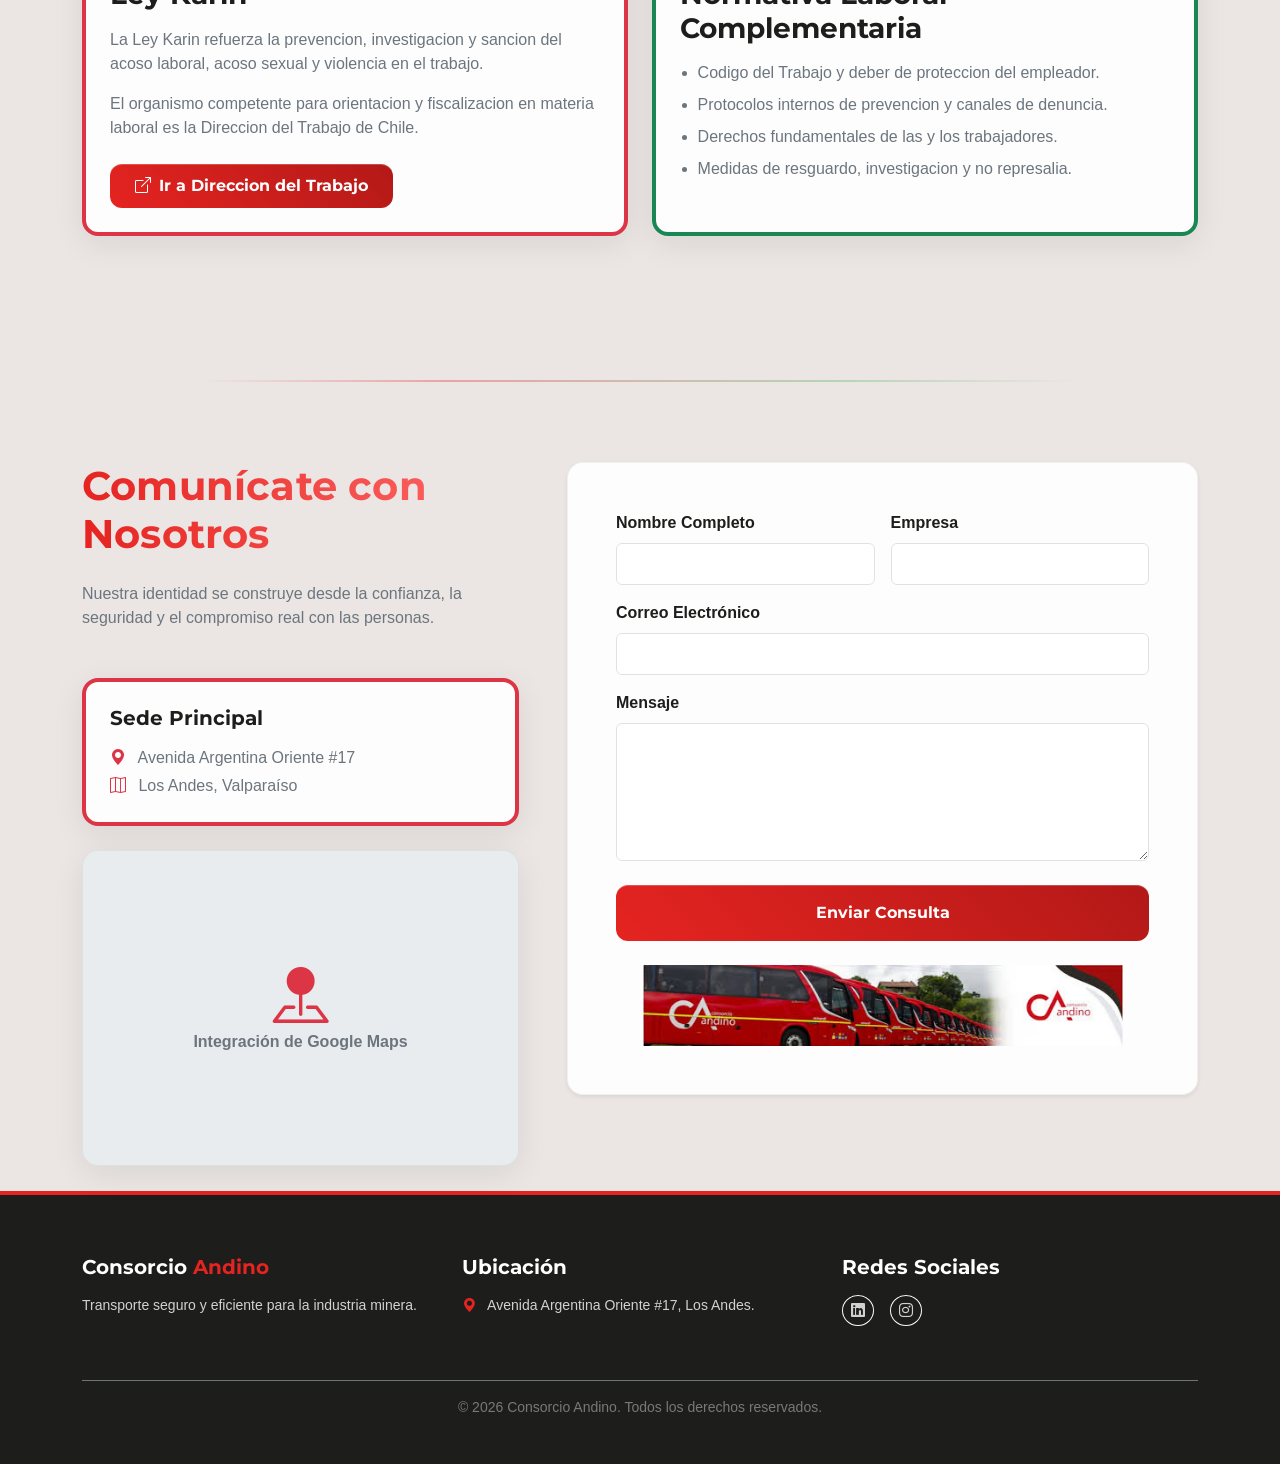
<file: mision.html>
<!DOCTYPE html>
<html lang="es">
<head>
    <meta charset="UTF-8">
    <meta name="viewport" content="width=device-width, initial-scale=1.0">
    <meta http-equiv="refresh" content="0;url=index.html#mision">
    <title>Redirigiendo… | Consorcio Andino</title>
    <link rel="canonical" href="https://consorcioandino.cl/index.html#mision">
</head>
<body>
    <p>Redirigiendo a <a href="index.html#mision">misión y visión</a>…</p>
    <script>location.replace('index.html#mision');</script>
</body>
</html>
</file>
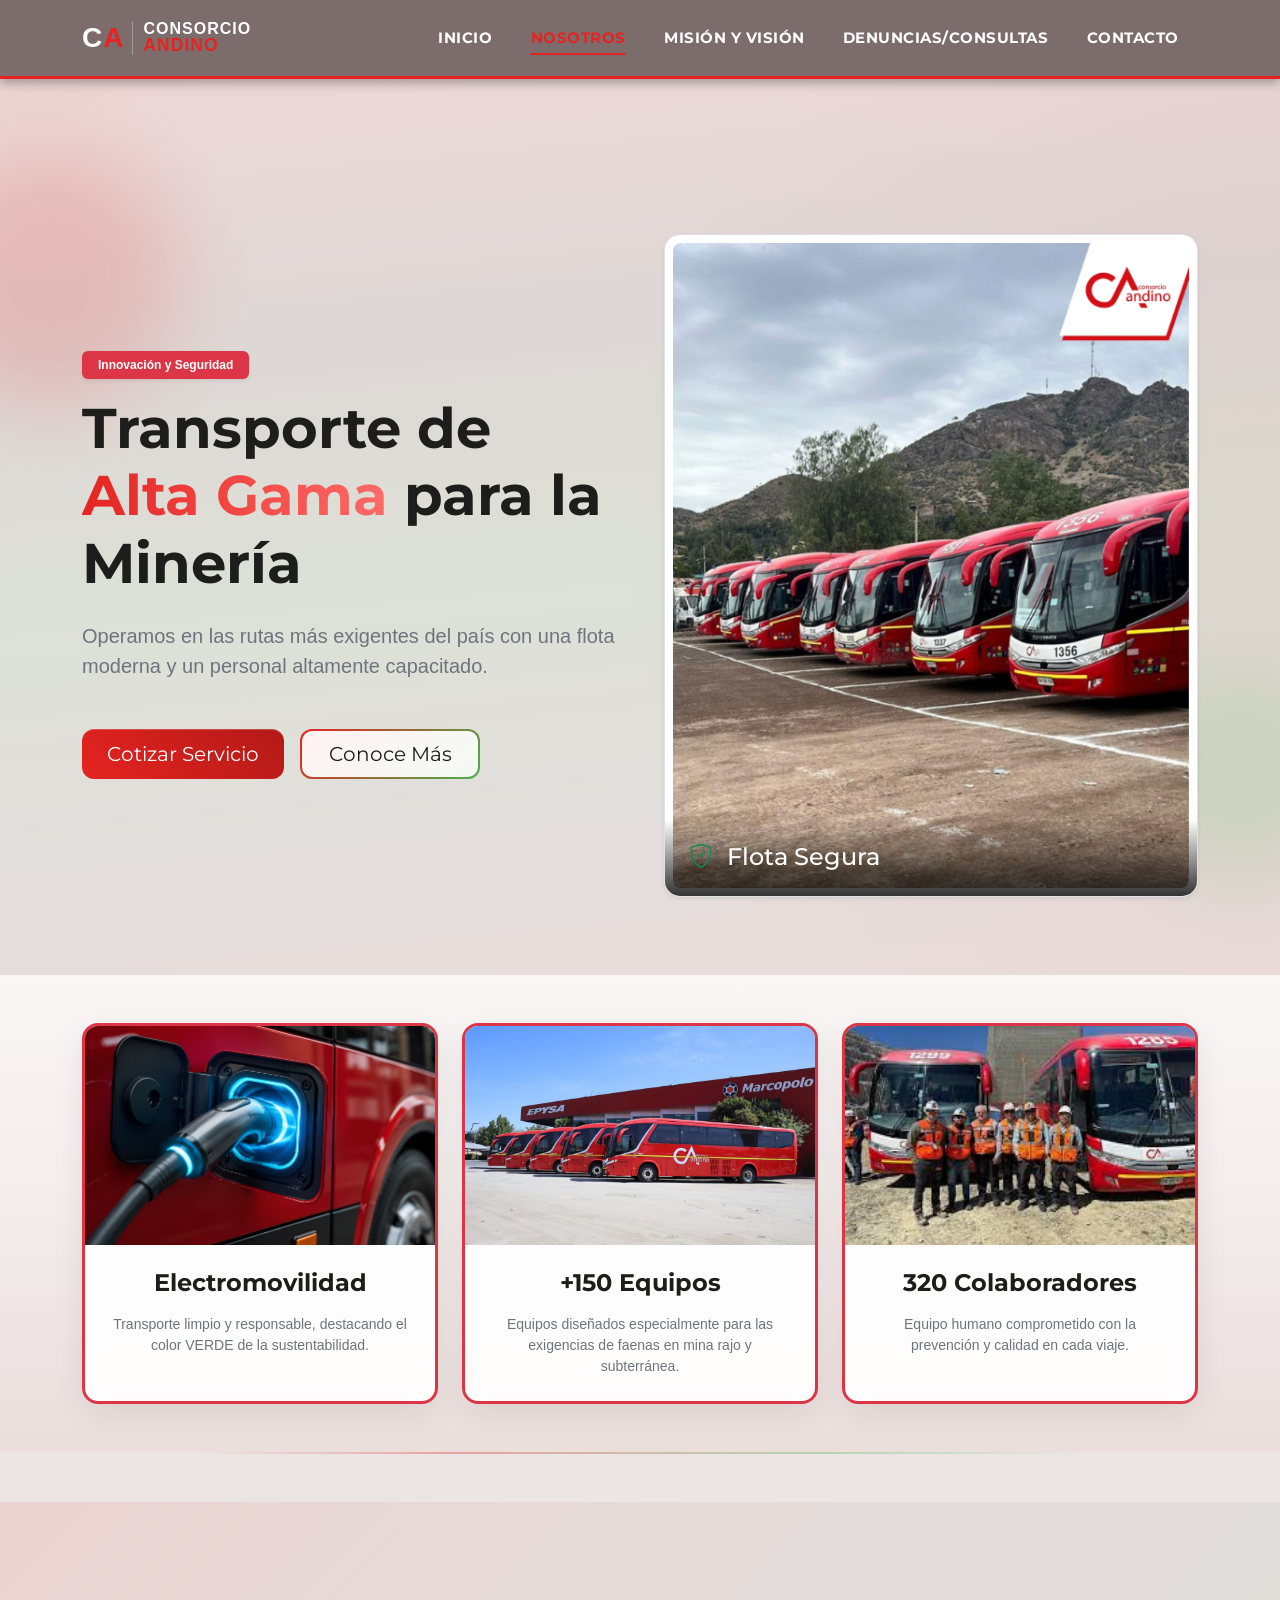
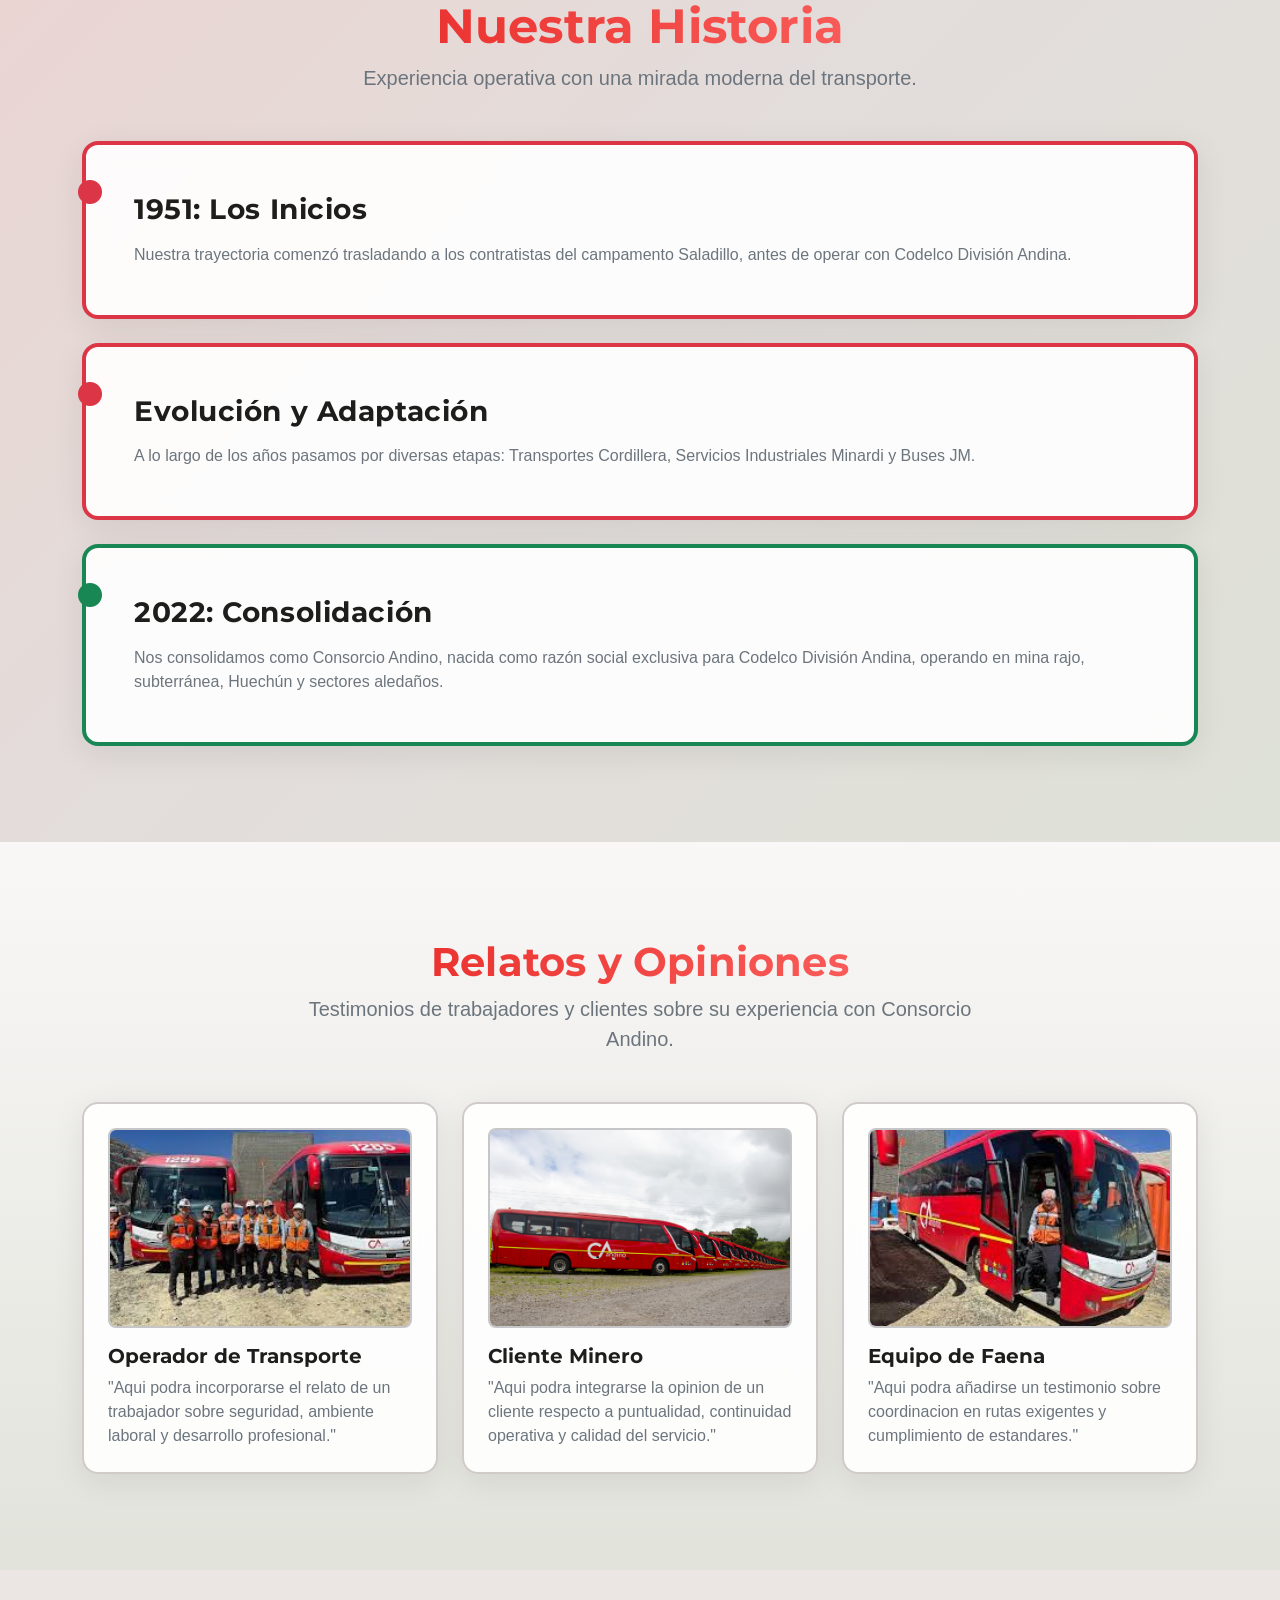
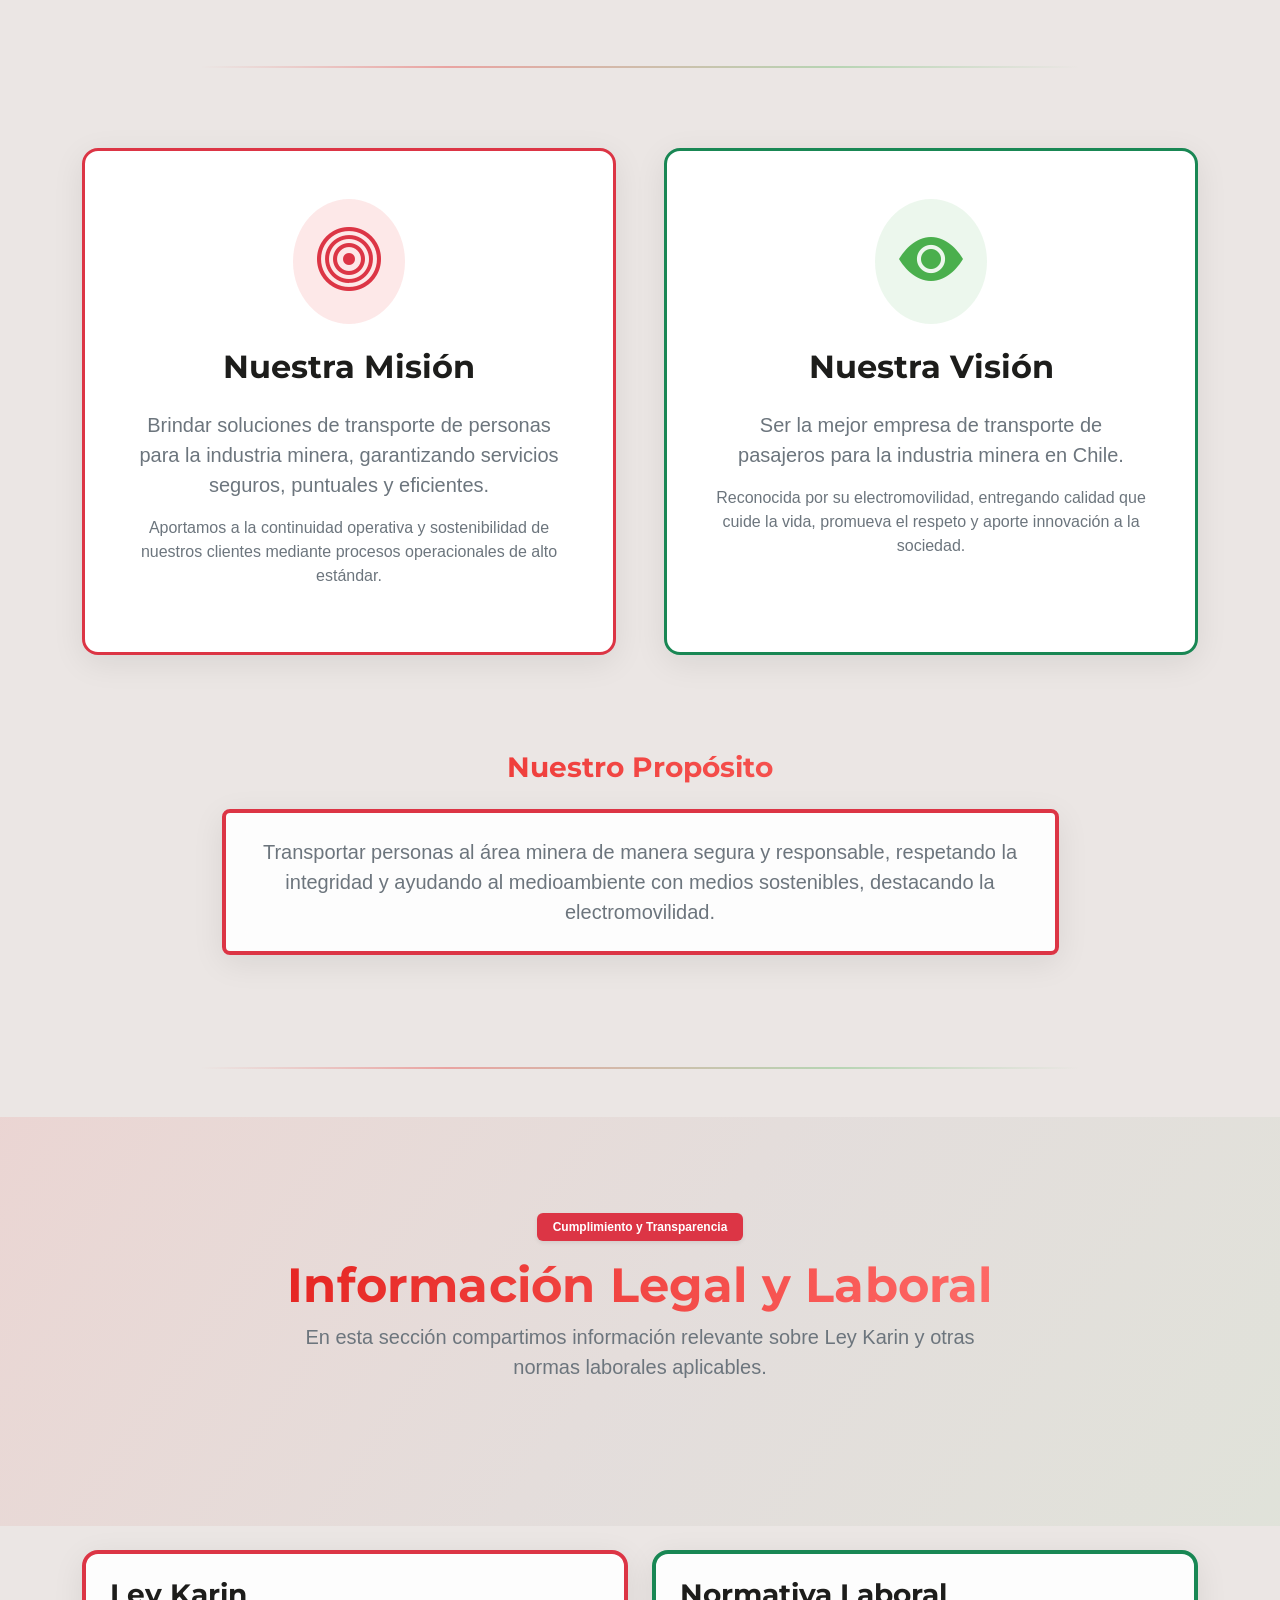
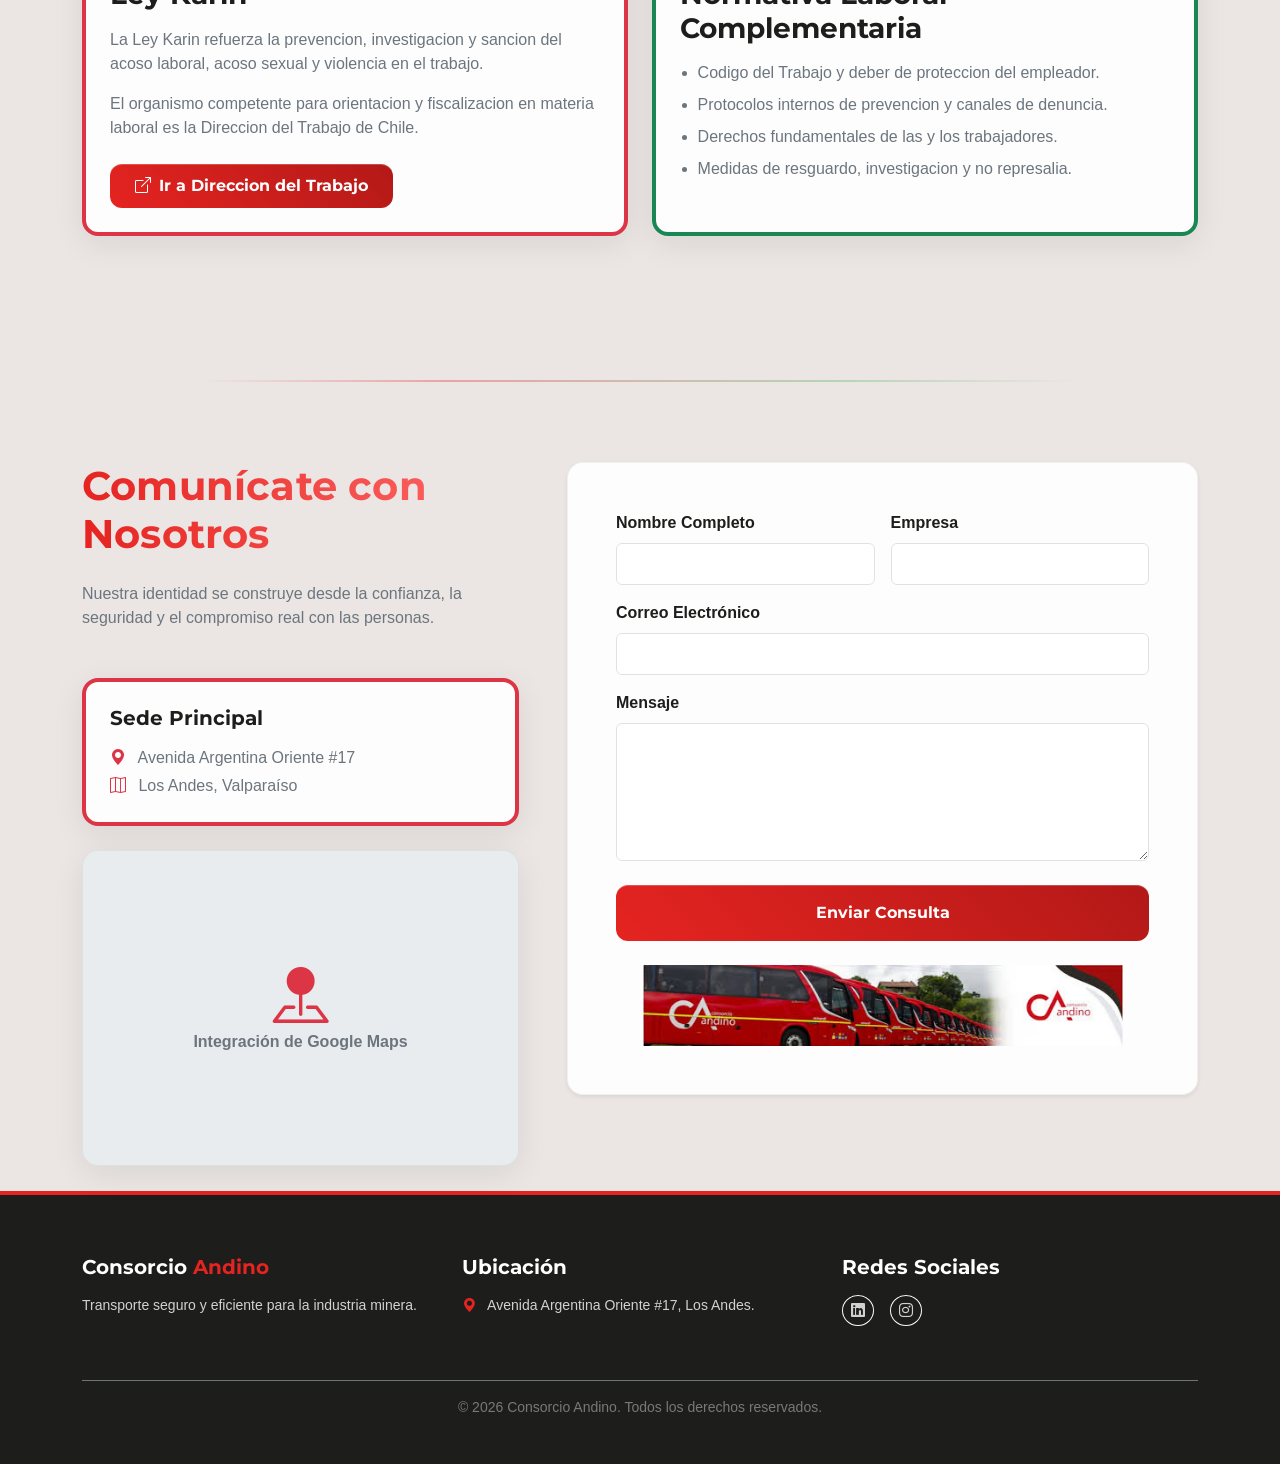
<file: nosotros.html>
<!DOCTYPE html>
<html lang="es">
<head>
    <meta charset="UTF-8">
    <meta name="viewport" content="width=device-width, initial-scale=1.0">
    <meta http-equiv="refresh" content="0;url=index.html#nosotros">
    <title>Redirigiendo… | Consorcio Andino</title>
    <link rel="canonical" href="https://consorcioandino.cl/index.html#nosotros">
</head>
<body>
    <p>Redirigiendo a <a href="index.html#nosotros">nosotros</a>…</p>
    <script>location.replace('index.html#nosotros');</script>
</body>
</html>
</file>
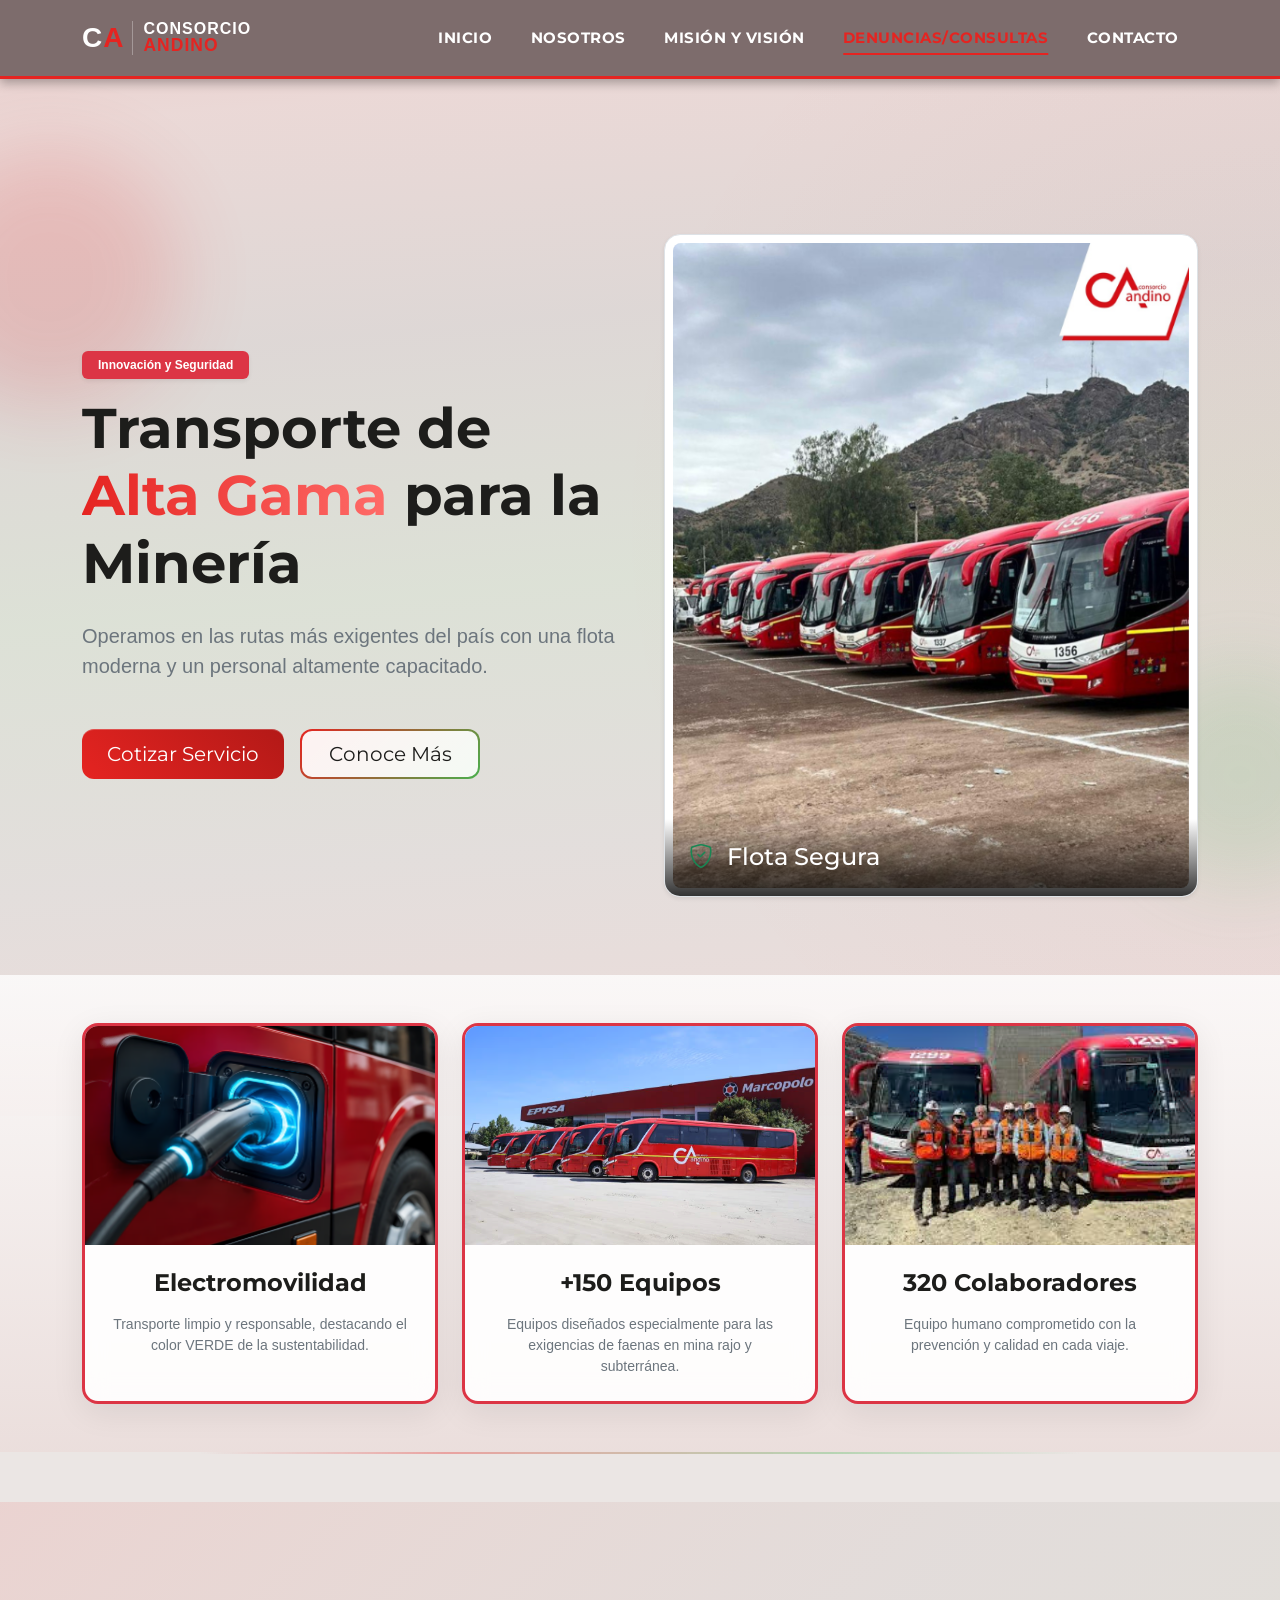
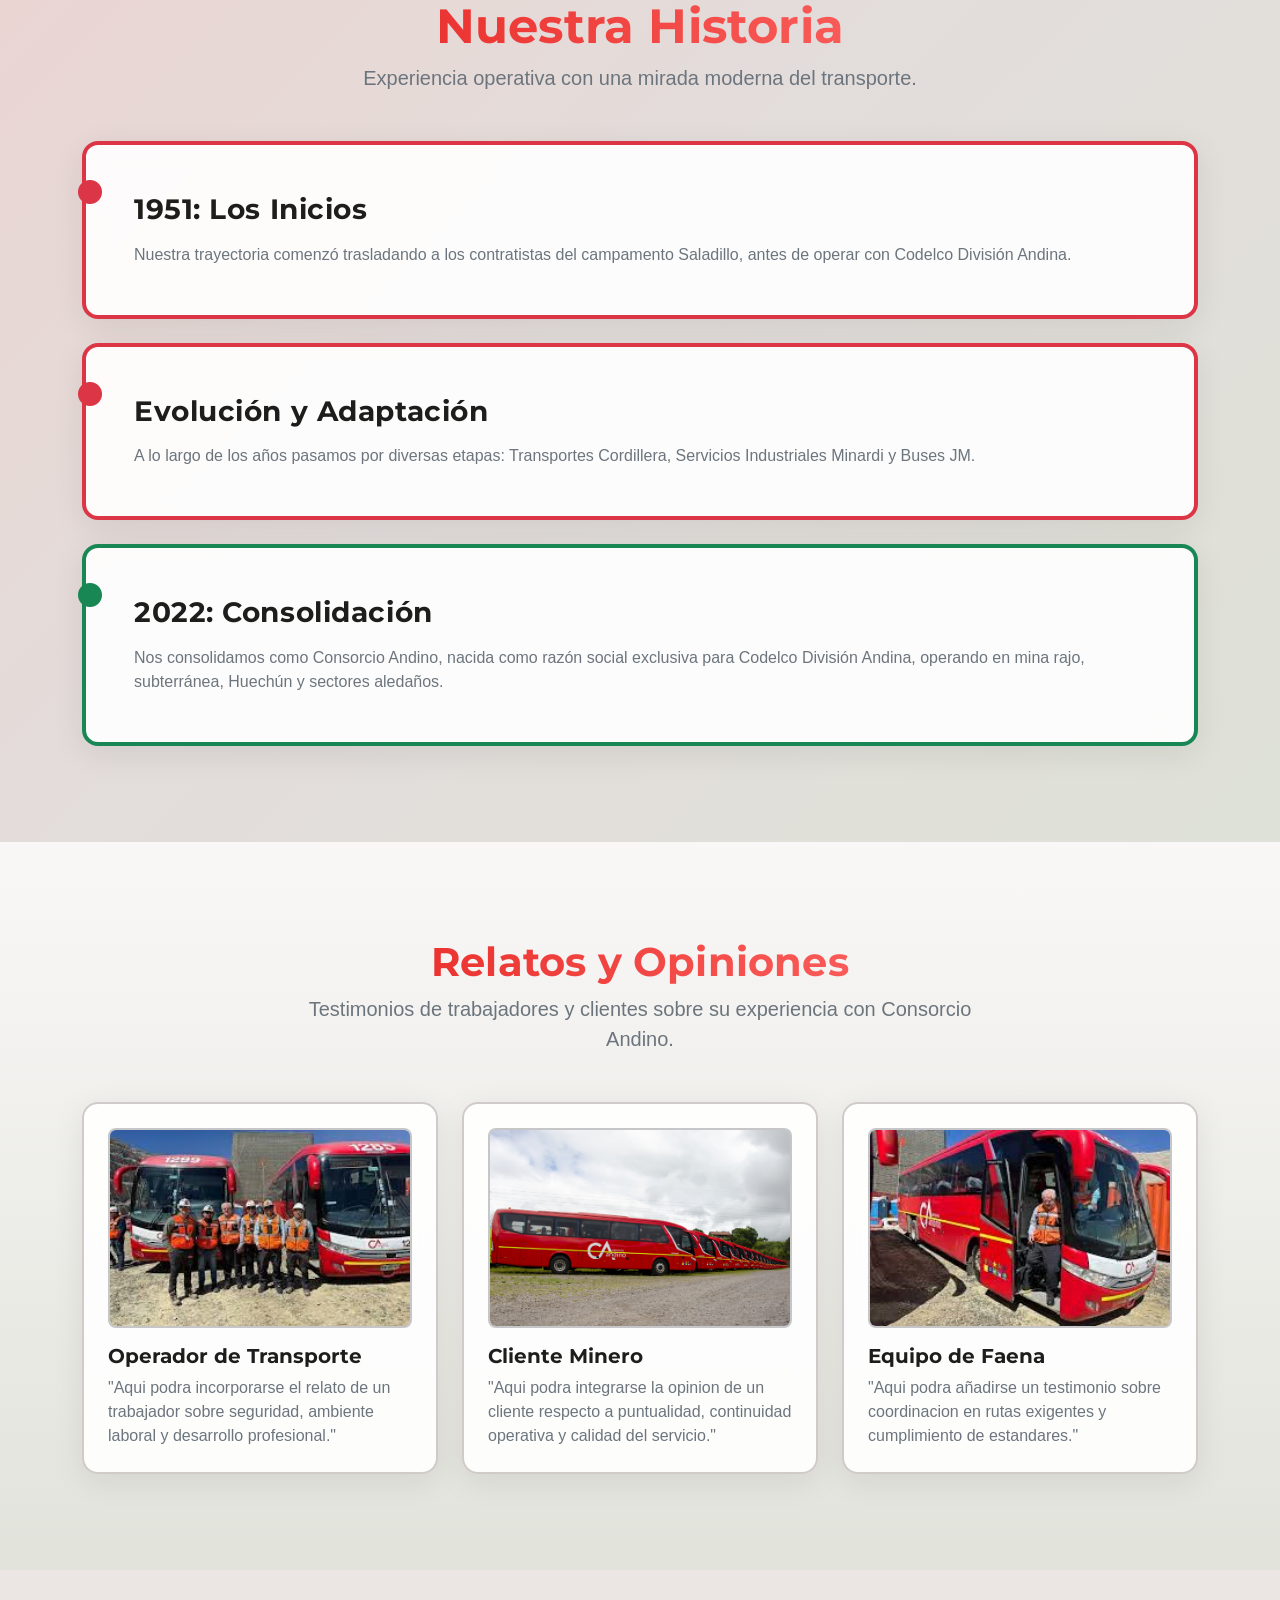
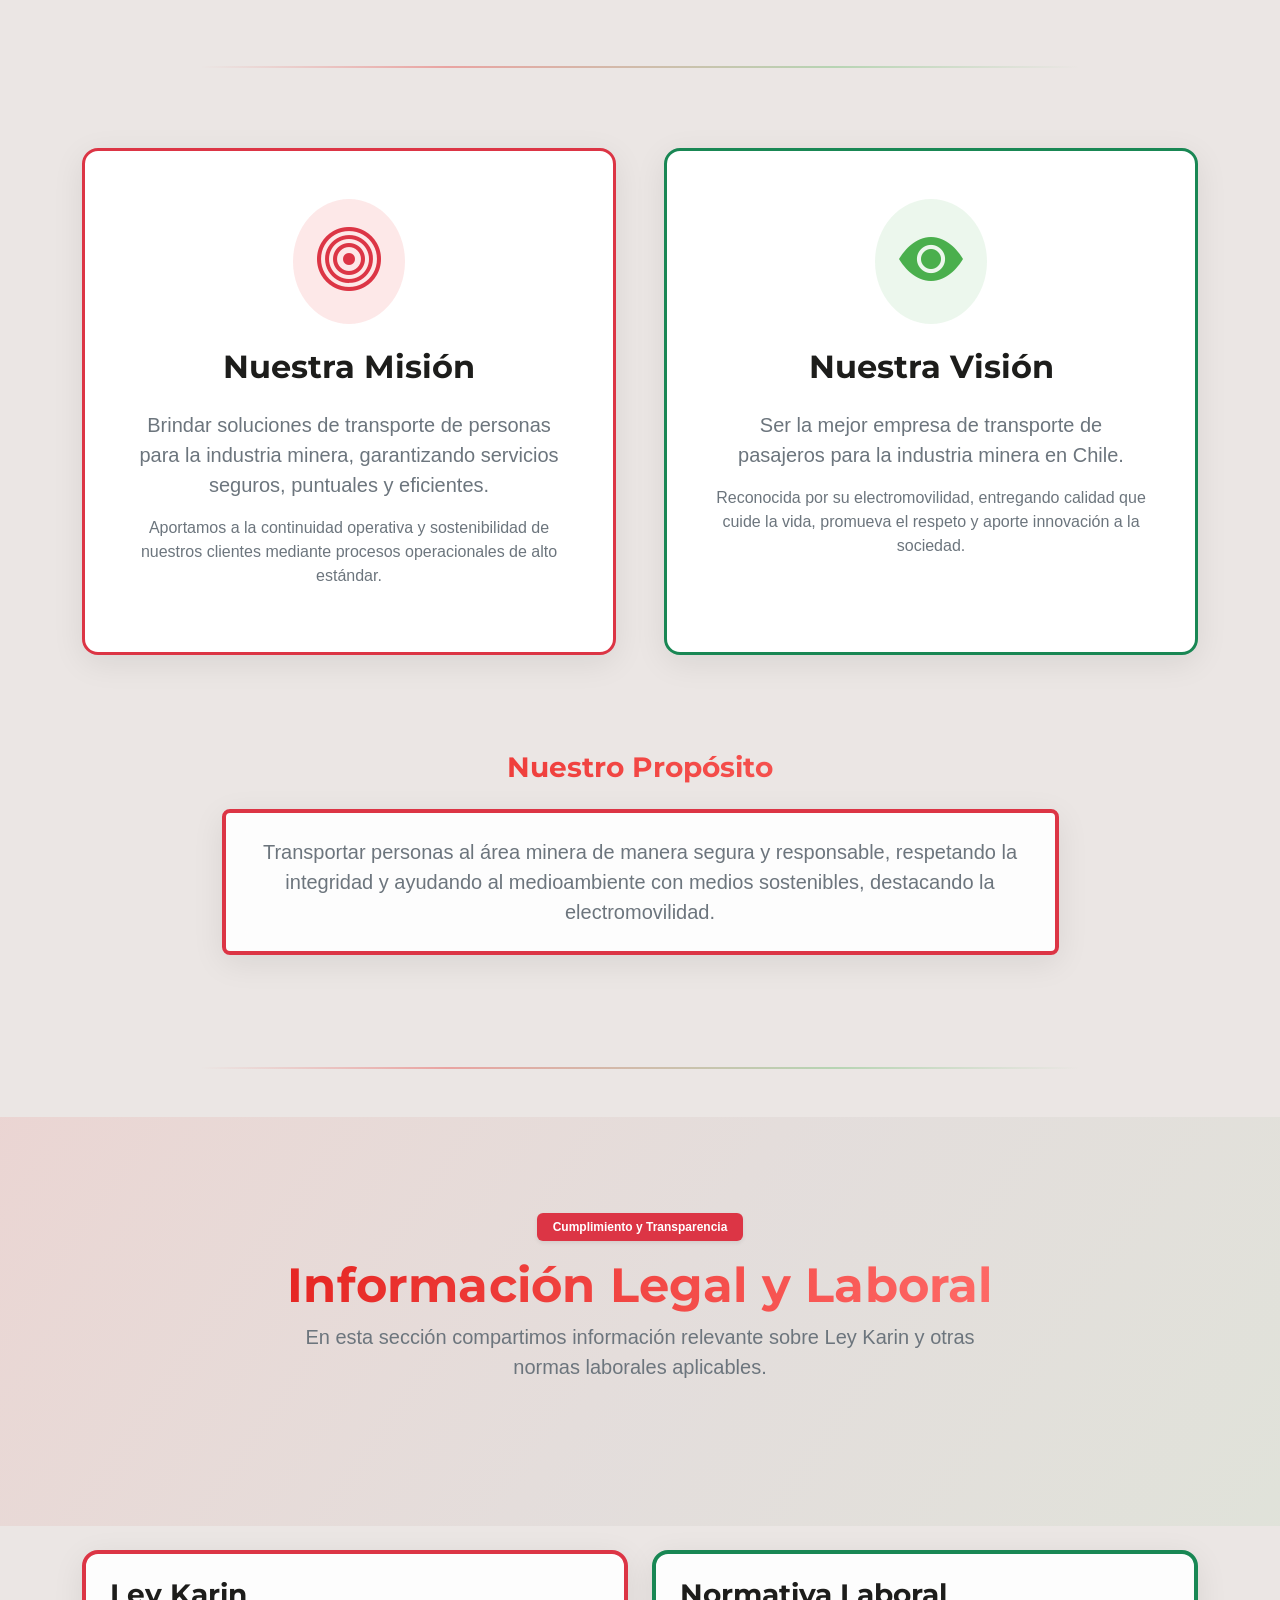
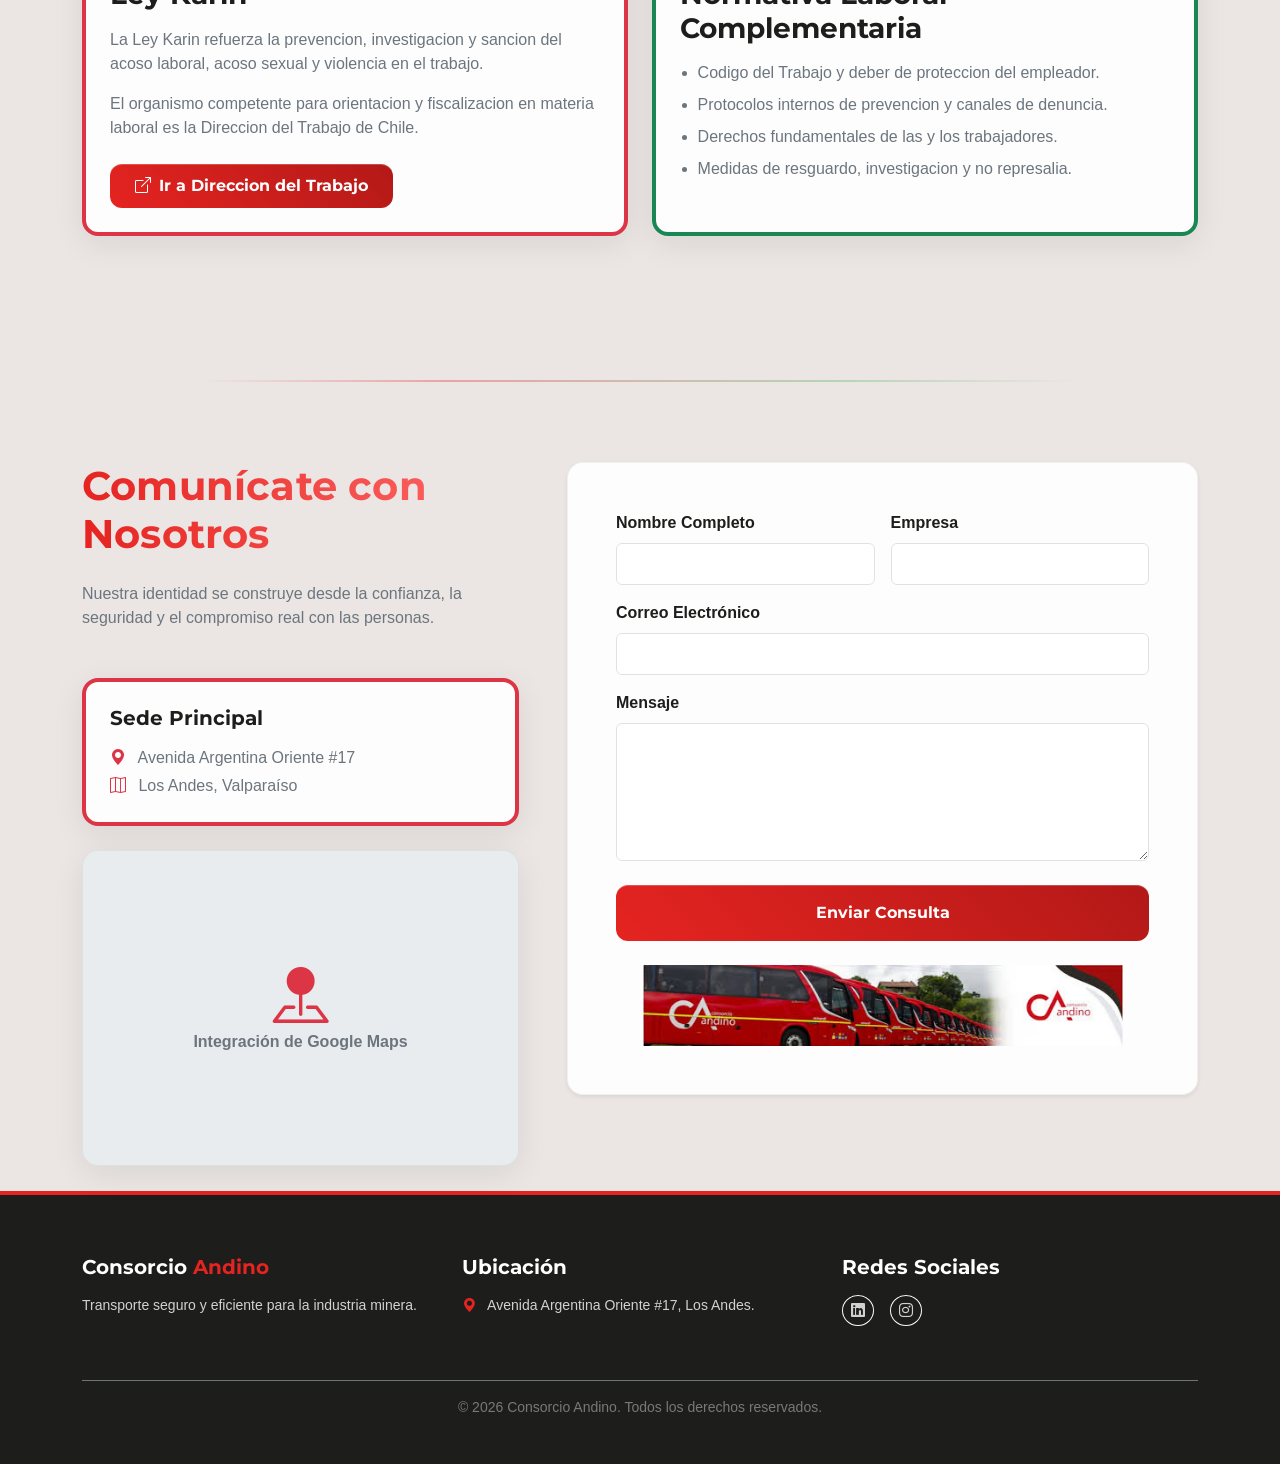
<file: transparencia.html>
<!DOCTYPE html>
<html lang="es">
<head>
    <meta charset="UTF-8">
    <meta name="viewport" content="width=device-width, initial-scale=1.0">
    <meta http-equiv="refresh" content="0;url=index.html#transparencia">
    <title>Redirigiendo… | Consorcio Andino</title>
    <link rel="canonical" href="https://consorcioandino.cl/index.html#transparencia">
</head>
<body>
    <p>Redirigiendo a <a href="index.html#transparencia">transparencia</a>…</p>
    <script>location.replace('index.html#transparencia');</script>
</body>
</html>
</file>
<file: assets/css/styles.css>
/* Brand Colors & Fonts */
:root {
  --ca-red: #e52421;
  --ca-green: #4aaf4d;
  --ca-black: #1d1d1b;
  --ca-white: #ffffff;
  --ca-taupe: #7d6c6c;
  /* Base cálida del documento (no blanco puro) */
  --ca-bg-base: #ebe6e4;
  --font-primary: "Montserrat", sans-serif;
  --font-secondary: "Myriad Pro", Arial, sans-serif;
}

/* Punto 4: deriva muy lenta del fondo (solo si el usuario no pide menos movimiento) */
@keyframes ca-body-bg-drift {
  0% {
    background-position: 0% 20%;
  }
  100% {
    background-position: 100% 80%;
  }
}

@keyframes ca-hero-fade-up {
  from {
    opacity: 0;
    transform: translateY(16px);
  }
  to {
    opacity: 1;
    transform: translateY(0);
  }
}

/* Base Styles */
body {
  font-family: var(--font-secondary);
  color: var(--ca-black);
  overflow-x: hidden;
  padding-top: 75px; /* Evita que el contenido quede oculto tras la navbar fija */
  background-color: var(--ca-bg-base);
  /* Degradado largo: rojo institucional → taupe → verde → negro suave → acento rojo */
  background-image: linear-gradient(
    175deg,
    rgba(229, 36, 33, 0.13) 0%,
    rgba(229, 36, 33, 0.05) 14%,
    rgba(125, 108, 108, 0.11) 32%,
    rgba(74, 175, 77, 0.09) 52%,
    rgba(29, 29, 27, 0.05) 72%,
    rgba(229, 36, 33, 0.05) 88%,
    var(--ca-bg-base) 100%
  );
  background-repeat: no-repeat;
  background-size: 100% min(320vh, 4200px);
}

@supports (color: color-mix(in srgb, var(--ca-red), var(--ca-white))) {
  body {
    background-image: linear-gradient(
      175deg,
      color-mix(in srgb, var(--ca-red) 16%, var(--ca-bg-base)) 0%,
      color-mix(in srgb, var(--ca-red) 7%, var(--ca-bg-base)) 14%,
      color-mix(in srgb, var(--ca-taupe) 12%, var(--ca-bg-base)) 32%,
      color-mix(in srgb, var(--ca-green) 9%, var(--ca-bg-base)) 52%,
      color-mix(in srgb, var(--ca-black) 4%, var(--ca-bg-base)) 72%,
      color-mix(in srgb, var(--ca-red) 5%, var(--ca-bg-base)) 88%,
      var(--ca-bg-base) 100%
    );
  }
}

@media (min-width: 768px) {
  body {
    background-attachment: fixed;
    background-size: 130% 130%;
    background-position: 0% 20%;
  }
}

@media (min-width: 768px) and (prefers-reduced-motion: no-preference) {
  body {
    animation: ca-body-bg-drift 38s ease-in-out infinite alternate;
  }
}

@media (max-width: 767.98px) and (prefers-reduced-motion: no-preference) {
  body {
    background-size: 120% min(360vh, 4800px);
    animation: ca-body-bg-drift 42s ease-in-out infinite alternate;
  }
}

h1,
h2,
h3,
h4,
h5,
h6,
.nav-link,
.btn {
  font-family: var(--font-primary);
}

/* Light Glassmorphism Components */
.glass-panel {
  background: rgba(255, 255, 255, 0.9);
  backdrop-filter: blur(12px);
  -webkit-backdrop-filter: blur(12px);
  border: 1px solid rgba(0, 0, 0, 0.05);
  box-shadow: 0 8px 32px 0 rgba(0, 0, 0, 0.08);
  transition:
    transform 0.28s cubic-bezier(0.22, 1, 0.36, 1),
    box-shadow 0.28s cubic-bezier(0.22, 1, 0.36, 1),
    border-color 0.28s ease;
}

/* Text & Utilities */
.text-gradient {
  background: linear-gradient(90deg, var(--ca-red), #ff6b68);
  background-clip: text;
  -webkit-background-clip: text;
  -webkit-text-fill-color: transparent;
}

.bg-tech-gradient {
  background: linear-gradient(
    135deg,
    rgba(229, 36, 33, 0.08) 0%,
    rgba(125, 108, 108, 0.07) 45%,
    rgba(74, 175, 77, 0.07) 100%
  );
}

@supports (color: color-mix(in srgb, var(--ca-red), var(--ca-white))) {
  .bg-tech-gradient {
    background: linear-gradient(
      135deg,
      color-mix(in srgb, var(--ca-red) 10%, transparent) 0%,
      color-mix(in srgb, var(--ca-taupe) 8%, transparent) 45%,
      color-mix(in srgb, var(--ca-green) 8%, transparent) 100%
    );
  }
}

/* Dynamic Hover Effects */
.bus-card {
  transition: all 0.4s cubic-bezier(0.175, 0.885, 0.32, 1.275);
  overflow: hidden;
  border-radius: 10px;
  background-color: var(--ca-white);
}

.bus-card img {
  transition: transform 0.6s ease;
}

.bus-card:hover {
  transform: translateY(-10px);
  box-shadow: 0 15px 30px rgba(229, 36, 33, 0.15);
  border-color: var(--ca-red);
}

.bus-card:hover img {
  transform: scale(1.08);
  filter: brightness(1.1);
}

/* Custom Buttons — punto 3: bordes / foco “premium” con marca */
.btn-ca-primary {
  background: linear-gradient(45deg, var(--ca-red), #b31917);
  color: var(--ca-white);
  border: none;
  padding: 10px 25px;
  border-radius: 12px;
  position: relative;
  overflow: hidden;
  box-shadow: inset 0 1px 0 rgba(255, 255, 255, 0.22);
  transition:
    transform 0.24s cubic-bezier(0.22, 1, 0.36, 1),
    box-shadow 0.24s ease,
    filter 0.24s ease;
}

.btn-ca-primary:hover {
  box-shadow:
    inset 0 1px 0 rgba(255, 255, 255, 0.28),
    0 0 0 1px rgba(74, 175, 77, 0.45),
    0 8px 26px rgba(229, 36, 33, 0.45);
  color: var(--ca-white);
  transform: translateY(-2px) scale(1.02);
}

.btn-ca-primary:active {
  transform: translateY(0) scale(0.99);
  box-shadow: inset 0 2px 6px rgba(0, 0, 0, 0.18);
}

.btn-ca-primary:focus-visible {
  outline: none;
  box-shadow:
    inset 0 1px 0 rgba(255, 255, 255, 0.3),
    0 0 0 2px var(--ca-white),
    0 0 0 4px rgba(229, 36, 33, 0.65),
    0 0 0 6px rgba(74, 175, 77, 0.35),
    0 10px 28px rgba(229, 36, 33, 0.35);
}

/* Secundario: borde simulado con gradiente rojo → verde (doble capa padding-box / border-box) */
.btn-outline-dark {
  border: 2px solid transparent !important;
  border-radius: 12px;
  background-image:
    linear-gradient(rgba(255, 255, 255, 0.94), rgba(255, 255, 255, 0.94)),
    linear-gradient(135deg, var(--ca-red), var(--ca-green));
  background-origin: border-box;
  background-clip: padding-box, border-box;
  color: var(--ca-black);
  transition:
    color 0.22s ease,
    background-image 0.22s ease,
    box-shadow 0.22s ease,
    transform 0.22s cubic-bezier(0.22, 1, 0.36, 1);
}

.btn-outline-dark:hover {
  transform: translateY(-2px);
  color: var(--ca-red) !important;
  border-color: transparent !important;
  background-image:
    linear-gradient(rgba(255, 255, 255, 0.99), rgba(255, 255, 255, 0.99)),
    linear-gradient(135deg, #c41e1b, #3d9a40);
  box-shadow:
    0 0 0 1px rgba(229, 36, 33, 0.12),
    0 8px 22px rgba(229, 36, 33, 0.18);
}

.btn-outline-dark:active {
  transform: translateY(0);
  box-shadow: none;
}

.btn-outline-dark:focus-visible {
  outline: none;
  box-shadow:
    0 0 0 2px var(--ca-white),
    0 0 0 4px rgba(229, 36, 33, 0.55),
    0 0 0 6px rgba(74, 175, 77, 0.28),
    0 6px 20px rgba(0, 0, 0, 0.12);
}

.btn-ca-primary::after {
  content: "";
  position: absolute;
  top: 0;
  left: -130%;
  width: 50%;
  height: 100%;
  background: linear-gradient(120deg, transparent, rgba(255, 255, 255, 0.35), transparent);
  transition: left 0.45s ease;
}

.btn-ca-primary:hover::after {
  left: 130%;
}

/* Shared section system */
.ca-section-head {
  max-width: 760px;
  margin-left: auto;
  margin-right: auto;
}

.ca-section-title {
  letter-spacing: 0.2px;
  line-height: 1.2;
}

.ca-section-subtitle {
  max-width: 680px;
  margin-left: auto;
  margin-right: auto;
}

/* Home */
.ca-home-hero {
  padding-top: 80px;
  isolation: isolate;
}

.ca-home-hero::before,
.ca-home-hero::after {
  content: "";
  position: absolute;
  border-radius: 50%;
  filter: blur(40px);
  opacity: 0.45;
  z-index: 0;
}

.ca-home-hero::before {
  width: 260px;
  height: 260px;
  background: rgba(229, 36, 33, 0.35);
  top: 8%;
  left: -80px;
}

.ca-home-hero::after {
  width: 220px;
  height: 220px;
  background: rgba(74, 175, 77, 0.32);
  bottom: 10%;
  right: -70px;
}

.ca-home-hero-overlay {
  background: radial-gradient(circle at right, rgba(229, 36, 33, 0.05) 0%, transparent 50%);
  top: 0;
  left: 0;
}

.ca-home-hero-title,
.ca-home-feature-title {
  color: var(--ca-black);
}

.ca-home-hero-lead {
  max-width: 560px;
}

.ca-home-hero-actions .btn {
  min-width: 180px;
}

/* Hero: entrada escalonada (texto y CTAs); la columna de la imagen sigue con AOS */
@media (prefers-reduced-motion: no-preference) {
  .ca-home-hero .row > .col-lg-6:first-child .badge,
  .ca-home-hero .row > .col-lg-6:first-child .ca-home-hero-title,
  .ca-home-hero .row > .col-lg-6:first-child .ca-home-hero-lead,
  .ca-home-hero .row > .col-lg-6:first-child .ca-home-hero-actions {
    animation: ca-hero-fade-up 0.72s cubic-bezier(0.22, 1, 0.36, 1) both;
  }

  .ca-home-hero .row > .col-lg-6:first-child .badge {
    animation-delay: 0.06s;
  }

  .ca-home-hero .row > .col-lg-6:first-child .ca-home-hero-title {
    animation-delay: 0.14s;
  }

  .ca-home-hero .row > .col-lg-6:first-child .ca-home-hero-lead {
    animation-delay: 0.22s;
  }

  .ca-home-hero .row > .col-lg-6:first-child .ca-home-hero-actions {
    animation-delay: 0.3s;
  }
}

/* Separadores suaves entre secciones principales (no antes del primer bloque) */
main > section:not(:first-of-type)::before {
  content: "";
  display: block;
  width: min(90%, 880px);
  height: 2px;
  margin: 0 auto 2rem;
  border-radius: 2px;
  background: linear-gradient(
    90deg,
    transparent 0%,
    rgba(229, 36, 33, 0.38) 28%,
    rgba(74, 175, 77, 0.36) 72%,
    transparent 100%
  );
  opacity: 0.9;
}

.ca-home-hero-image-caption {
  background: linear-gradient(to top, rgba(0, 0, 0, 0.8), transparent);
}

.ca-home-features {
  background: linear-gradient(180deg, rgba(255, 255, 255, 0.82) 0%, rgba(235, 228, 226, 0.95) 100%);
}

@supports (color: color-mix(in srgb, var(--ca-red), var(--ca-white))) {
  .ca-home-features {
    background: linear-gradient(
      180deg,
      color-mix(in srgb, var(--ca-white) 78%, transparent) 0%,
      color-mix(in srgb, var(--ca-red) 4%, var(--ca-bg-base)) 100%
    );
  }
}

.ca-home-feature-icon {
  color: var(--ca-green);
}

.ca-home-feature-thumb {
  position: relative;
  aspect-ratio: 16 / 10;
  overflow: hidden;
  background: rgba(29, 29, 27, 0.06);
}

.ca-home-feature-thumb img {
  width: 100%;
  height: 100%;
  object-fit: cover;
  display: block;
  transition: transform 0.45s ease;
}

.glass-panel:hover .ca-home-feature-thumb img {
  transform: scale(1.04);
}

.ca-timeline-title {
  color: var(--ca-black);
  letter-spacing: 0.02em;
}

.ca-testimonial-photo {
  position: relative;
  width: 100%;
  min-height: 200px;
  height: 200px;
  border: 2px solid rgba(125, 108, 108, 0.25);
  background: #dee2e6;
  overflow: hidden;
}

.ca-testimonial-photo > img {
  position: absolute;
  inset: 0;
  width: 100%;
  height: 100%;
  object-fit: cover;
  display: block;
}

.ca-testimonial-photo picture {
  position: absolute;
  inset: 0;
  display: block;
  width: 100%;
  height: 100%;
  margin: 0;
}

.ca-testimonial-photo picture img {
  width: 100%;
  height: 100%;
  object-fit: cover;
  display: block;
}

@media (max-width: 991.98px) {
  .ca-home-hero-actions {
    flex-direction: column;
    align-items: stretch;
  }

  .ca-home-hero-actions .btn {
    width: 100%;
  }
}

@media (max-width: 991.98px) {
  body {
    padding-top: 70px;
  }

  .navbar-custom {
    padding: 10px 0;
  }

  .ca-brand-logo {
    font-size: 1.65rem !important;
  }

  .ca-brand-text-block .fs-6 {
    font-size: 0.82rem !important;
  }

  .ca-section-title {
    font-size: clamp(1.75rem, 5.8vw, 2.25rem) !important;
  }

  .ca-section-subtitle,
  .lead {
    font-size: 1rem !important;
  }

  .ca-home-hero {
    min-height: auto !important;
    padding-top: 95px;
    padding-bottom: 48px;
  }

  .ca-home-hero-lead {
    margin-bottom: 1.75rem !important;
  }

  .ca-home-features,
  .ca-testimonials-section,
  .ca-transparency-hero {
    padding-top: 3rem !important;
    padding-bottom: 3rem !important;
  }

  .glass-panel {
    padding: 1.25rem !important;
    border-radius: 1rem !important;
  }

  .ca-contact-map-card {
    min-height: 180px;
  }
}

@media (max-width: 575.98px) {
  body {
    padding-top: 66px;
  }

  .ca-brand-logo {
    font-size: 1.45rem !important;
  }

  .ca-brand-subtitle {
    font-size: 0.72rem !important;
  }

  .container {
    padding-left: 1rem;
    padding-right: 1rem;
  }

  .ca-home-hero {
    padding-top: 88px;
    padding-bottom: 40px;
  }

  .ca-home-hero-title {
    font-size: clamp(1.9rem, 8vw, 2.3rem) !important;
    margin-bottom: 1rem !important;
  }

  .ca-home-hero::before,
  .ca-home-hero::after {
    display: none;
  }

  .ca-home-hero-image-caption {
    padding: 0.9rem !important;
  }

  .ca-testimonial-photo-placeholder {
    min-height: 145px;
  }

  .btn-ca-primary,
  .btn-outline-dark {
    width: 100%;
    justify-content: center;
  }
}

/* Contact */
.ca-contact-title {
  color: var(--ca-black);
}

.ca-contact-map-card {
  min-height: 200px;
  background-color: #e9ecef;
}

.ca-contact-form-media {
  max-width: 100%;
}

.ca-contact-form-media picture {
  display: block;
  max-width: min(100%, 420px);
  margin: 0 auto;
}

/* Dentro del formulario: tamaño moderado, responsivo, sin escalar por encima del archivo */
.ca-contact-form-media .ca-contact-intrinsic-img {
  max-width: 100%;
  width: auto;
  height: auto;
  display: block;
  margin-left: auto;
  margin-right: auto;
}

@media (min-width: 992px) {
  .ca-contact-form-media picture {
    max-width: min(100%, 480px);
  }
}

/* Mission */
.ca-mission-title {
  color: var(--ca-black);
}

.ca-mission-icon-wrap-red {
  background: rgba(229, 36, 33, 0.1);
}

.ca-mission-icon-wrap-green {
  background: rgba(74, 175, 77, 0.1);
}

.ca-mission-icon-green {
  color: var(--ca-green);
}

.ca-mission-icon-wrap-red i,
.ca-mission-icon-wrap-green i {
  display: inline-block;
  transition: transform 0.28s cubic-bezier(0.22, 1, 0.36, 1);
}

.bus-card:hover .ca-mission-icon-wrap-red i,
.bus-card:hover .ca-mission-icon-wrap-green i {
  transform: scale(1.06);
}

/* Puntos de línea de tiempo (Nosotros): leve “pulso” al pasar el mouse por la tarjeta */
#nosotros .glass-panel .bi-circle-fill {
  display: inline-block;
  transition: transform 0.26s cubic-bezier(0.22, 1, 0.36, 1);
}

#nosotros .glass-panel:hover .bi-circle-fill {
  transform: scale(1.08);
}

/* Transparency */
.ca-transparency-hero {
  background: linear-gradient(125deg, rgba(229, 36, 33, 0.07) 0%, rgba(125, 108, 108, 0.06) 55%, rgba(74, 175, 77, 0.06) 100%);
}

@supports (color: color-mix(in srgb, var(--ca-red), var(--ca-white))) {
  .ca-transparency-hero {
    background: linear-gradient(
      125deg,
      color-mix(in srgb, var(--ca-red) 9%, transparent) 0%,
      color-mix(in srgb, var(--ca-taupe) 7%, transparent) 55%,
      color-mix(in srgb, var(--ca-green) 7%, transparent) 100%
    );
  }
}

.ca-legal-card h3 {
  color: var(--ca-black);
}

.ca-legal-list {
  padding-left: 1.1rem;
}

.ca-legal-list li {
  margin-bottom: 0.5rem;
}

/* About / Testimonials */
.ca-testimonials-section {
  background: linear-gradient(180deg, rgba(255, 255, 255, 0.75) 0%, rgba(228, 235, 229, 0.92) 100%);
}

@supports (color: color-mix(in srgb, var(--ca-red), var(--ca-white))) {
  .ca-testimonials-section {
    background: linear-gradient(
      180deg,
      color-mix(in srgb, var(--ca-white) 70%, transparent) 0%,
      color-mix(in srgb, var(--ca-green) 6%, var(--ca-bg-base)) 100%
    );
  }
}

.ca-testimonial-card {
  border: 2px solid rgba(125, 108, 108, 0.35);
  transition:
    transform 0.3s cubic-bezier(0.22, 1, 0.36, 1),
    box-shadow 0.3s ease,
    border-color 0.28s ease,
    background 0.28s ease;
}

.ca-testimonial-card:hover {
  transform: translateY(-10px) scale(1.01);
  border-color: rgba(229, 36, 33, 0.35);
  box-shadow: 0 16px 32px rgba(229, 36, 33, 0.16), 0 0 0 2px rgba(74, 175, 77, 0.22);
  background: linear-gradient(135deg, rgba(229, 36, 33, 0.06) 0%, rgba(74, 175, 77, 0.08) 100%);
}

.ca-testimonial-card:hover .ca-testimonial-photo-placeholder,
.ca-testimonial-card:hover .ca-testimonial-photo {
  border-color: rgba(229, 36, 33, 0.45);
  box-shadow: inset 0 0 0 1px rgba(74, 175, 77, 0.3);
}

.ca-testimonial-photo-placeholder {
  min-height: 170px;
  border: 2px dashed rgba(0, 0, 0, 0.15);
  background: linear-gradient(135deg, #f3f5f7 0%, #e9edf1 100%);
  text-align: center;
  padding: 0.75rem;
}

/* Navigation */
.navbar {
  background-color: var(--ca-white) !important;
  border-bottom: 3px solid var(--ca-red);
}

.navbar-brand {
  font-weight: 700;
  letter-spacing: 1px;
}

.nav-link {
  position: relative;
  text-transform: uppercase;
  font-size: 0.9rem;
  letter-spacing: 0.5px;
  color: var(--ca-black) !important;
  font-weight: 600;
  transition: color 0.22s ease, opacity 0.22s ease;
}

.nav-link::after {
  content: "";
  position: absolute;
  left: 50%;
  bottom: 2px;
  width: 0;
  height: 2px;
  background-color: var(--ca-red);
  transform: translateX(-50%);
  transition: width 0.26s cubic-bezier(0.22, 1, 0.36, 1);
}

/* One-page: anclas y scroll bajo navbar fija */
html {
  scroll-behavior: smooth;
}

main > section[id] {
  scroll-margin-top: 5.5rem;
}

main > section#inicio {
  scroll-margin-top: 0;
}

/* Navbar Fija y Personalizada */
.navbar-custom {
    /* Fondo gris sólido para la barra de navegación */
    background-color: #7d6c6c !important; 
    
    border-bottom: 3px solid #e52421;
    padding: 12px 0;
    
    /* Esto asegura que la barra siempre esté por encima de cualquier otro elemento */
    z-index: 1030; 
    box-shadow: 0 4px 10px rgba(0, 0, 0, 0.3);
}

.ca-brand-logo {
  color: var(--ca-white);
}

.ca-brand-accent {
  color: var(--ca-red);
}

.ca-brand-text-block {
  line-height: 1;
  border-left: 1px solid rgba(255, 255, 255, 0.3);
  padding-left: 10px;
}

.ca-brand-subtitle {
  letter-spacing: 1px;
}

.ca-brand-toggler-icon {
  filter: invert(1);
}

/* Fuente en Negrita y Color Blanco para los enlaces */
.navbar-custom .nav-link {
    color: #ffffff !important;
    font-weight: 700 !important;        /* Fuente Negrita (Bold) */
    text-transform: uppercase;
    font-size: 0.95rem;
    letter-spacing: 0.5px;
    padding: 0.5rem 1.2rem !important;
    transition: color 0.22s ease, opacity 0.22s ease;
}

.navbar-custom .navbar-brand {
  transition: opacity 0.22s ease, transform 0.22s cubic-bezier(0.22, 1, 0.36, 1);
}

.navbar-custom .navbar-brand:hover {
  opacity: 0.94;
  transform: translateY(-1px);
}

/* Efecto Hover para que sepa dónde está el mouse */
.navbar-custom .nav-link:hover {
    color: #e52421 !important;          /* Cambio a Rojo al pasar el mouse */
}

.navbar-custom .nav-link:hover::after {
  width: calc(100% - 2.4rem);
}

.navbar-custom .nav-link.ca-nav-active {
  color: #e52421 !important;
}

.navbar-custom .nav-link.ca-nav-active::after {
  width: calc(100% - 2.4rem);
}

.nav-link:hover {
  color: var(--ca-red) !important;
}

.glass-panel:hover {
  transform: translateY(-5px);
  border-color: rgba(229, 36, 33, 0.2);
  box-shadow: 0 14px 36px rgba(0, 0, 0, 0.1), 0 0 0 1px rgba(229, 36, 33, 0.06);
}

/* Keep stronger hover for testimonial cards */
.ca-testimonial-card:hover {
  transform: translateY(-10px) scale(1.01);
}

/* Footer Override */
.footer-dark {
    background-color: #1d1d1b !important; /* El Negro de Consorcio Andino */
    color: #ffffff !important;           /* Fuerza el texto a blanco para que resalte */
    padding: 60px 0 30px 0;
    border-top: 4px solid #e52421;       /* Línea roja decorativa superior */
}

.footer-dark a, 
.footer-dark p, 
.footer-dark li {
    color: rgba(255, 255, 255, 0.8) !important; 
    text-decoration: none;
}

.footer-dark h5 {
    color: #ffffff !important;
    font-weight: 700;
}

.ca-footer-accent {
  color: var(--ca-red);
}

.footer-dark .btn-outline-light {
  transition: transform 0.25s ease, box-shadow 0.25s ease, background-color 0.25s ease, border-color 0.25s ease;
}

.footer-dark .btn-outline-light:hover {
  transform: translateY(-3px);
  border-color: var(--ca-red);
  background-color: rgba(229, 36, 33, 0.16);
  box-shadow: 0 8px 16px rgba(0, 0, 0, 0.25);
}

a:focus-visible,
button:focus-visible,
input:focus-visible,
textarea:focus-visible {
  outline: 3px solid rgba(229, 36, 33, 0.45);
  outline-offset: 2px;
  border-radius: 0.35rem;
}

/* Evita doble anillo: los CTAs usan sombras de marca arriba */
.btn-ca-primary:focus-visible,
.btn-outline-dark:focus-visible {
  outline: none;
}

/* Punto 5: accesibilidad y coherencia con “menos movimiento” del sistema */
@media (prefers-reduced-motion: reduce) {
  html {
    scroll-behavior: auto !important;
  }

  /* Fondo del body: cortar animación infinita explícitamente */
  body {
    animation: none !important;
  }

  /*
    Animaciones off (incl. hero y fondo).
    Transiciones casi instantáneas (0.01ms) en lugar de “none” puro:
    evita rarezas en algunos navegadores con estados hover/focus.
  */
  *,
  *::before,
  *::after {
    animation: none !important;
    transition-duration: 0.01ms !important;
    transition-delay: 0s !important;
  }
}
</file>
